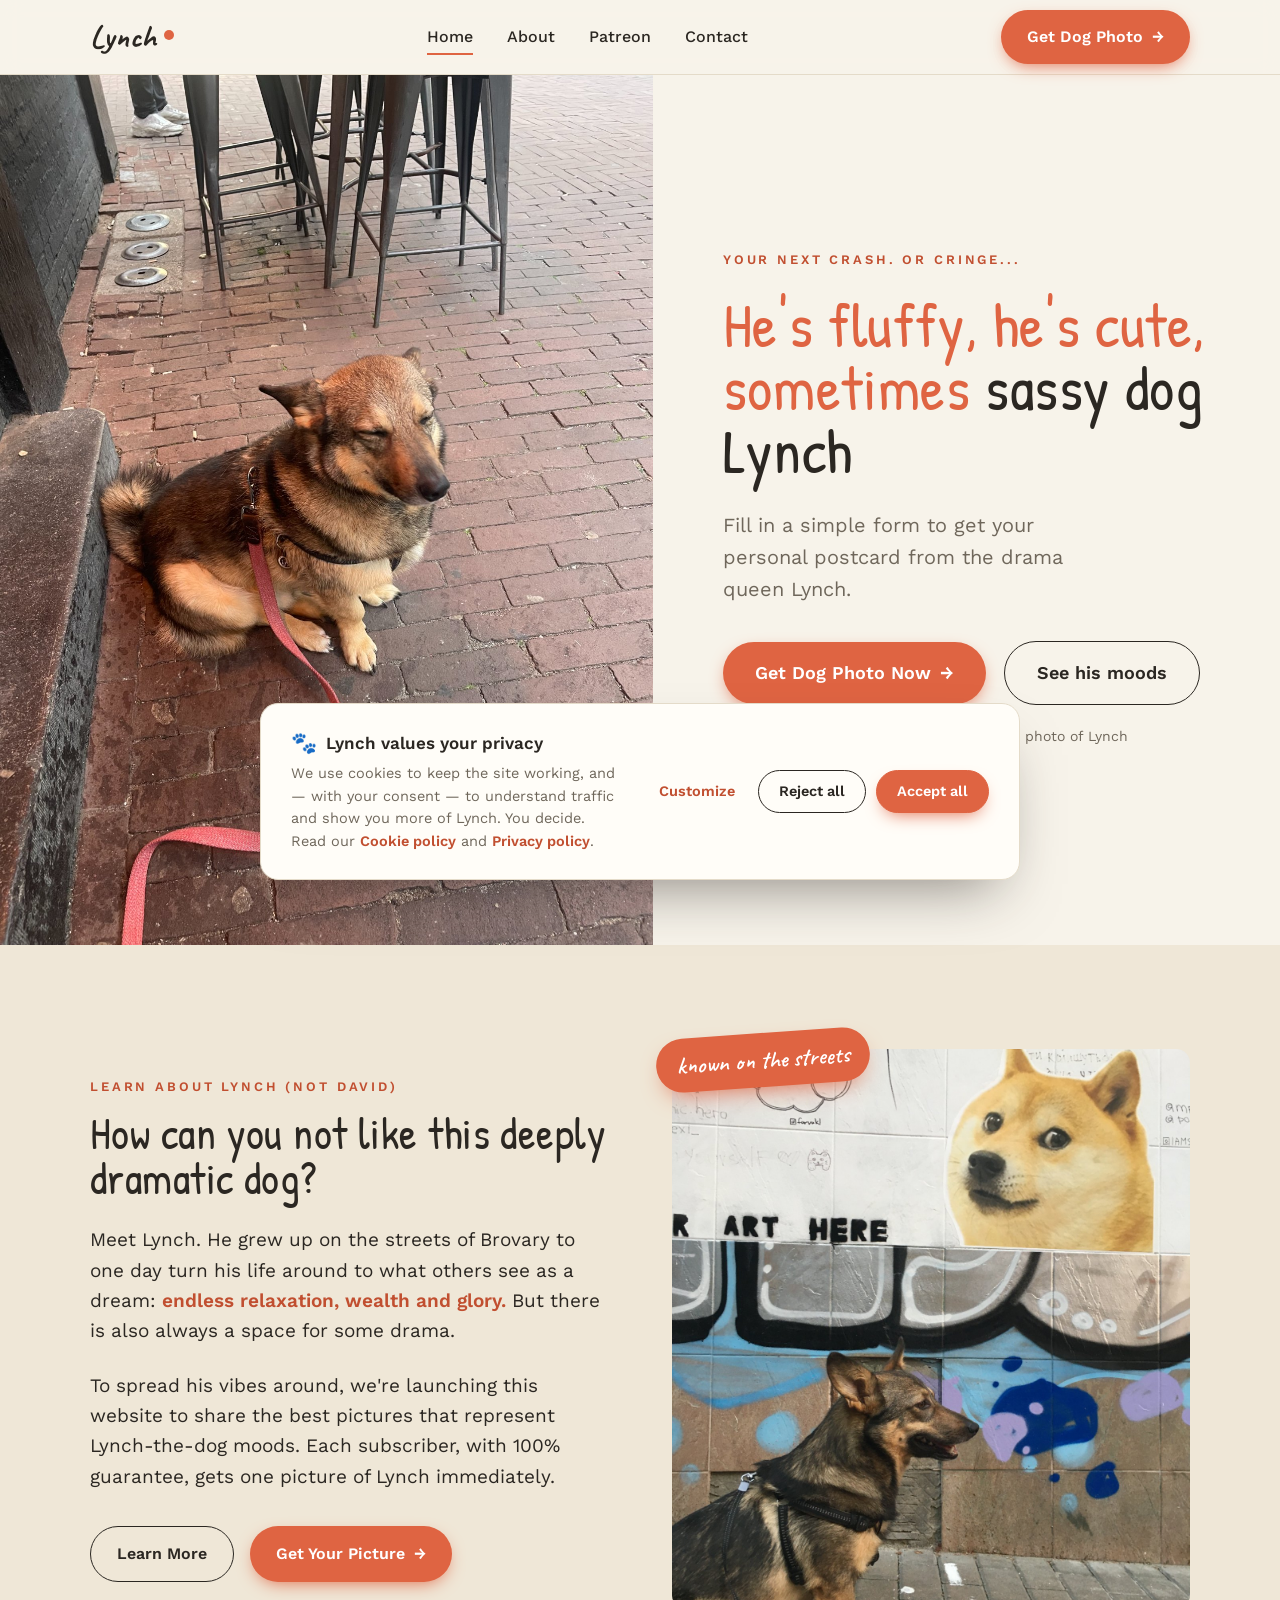
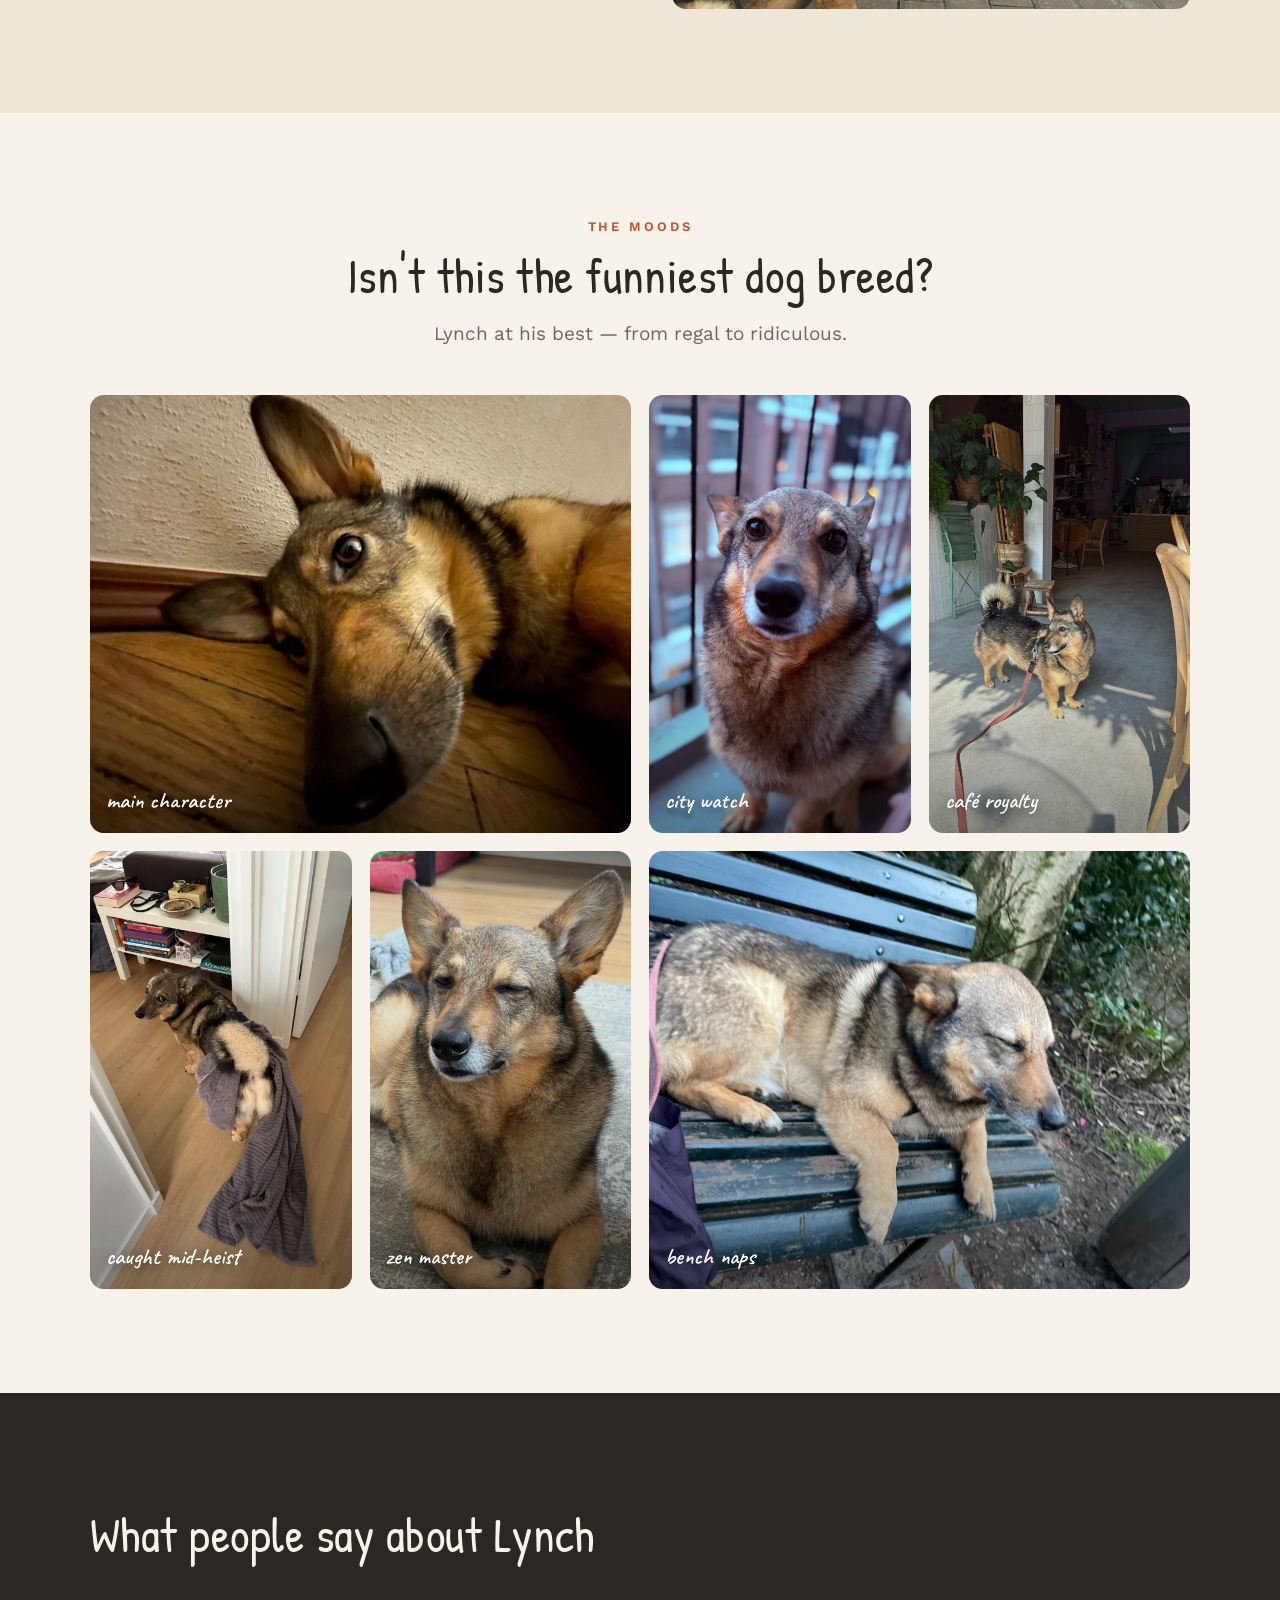
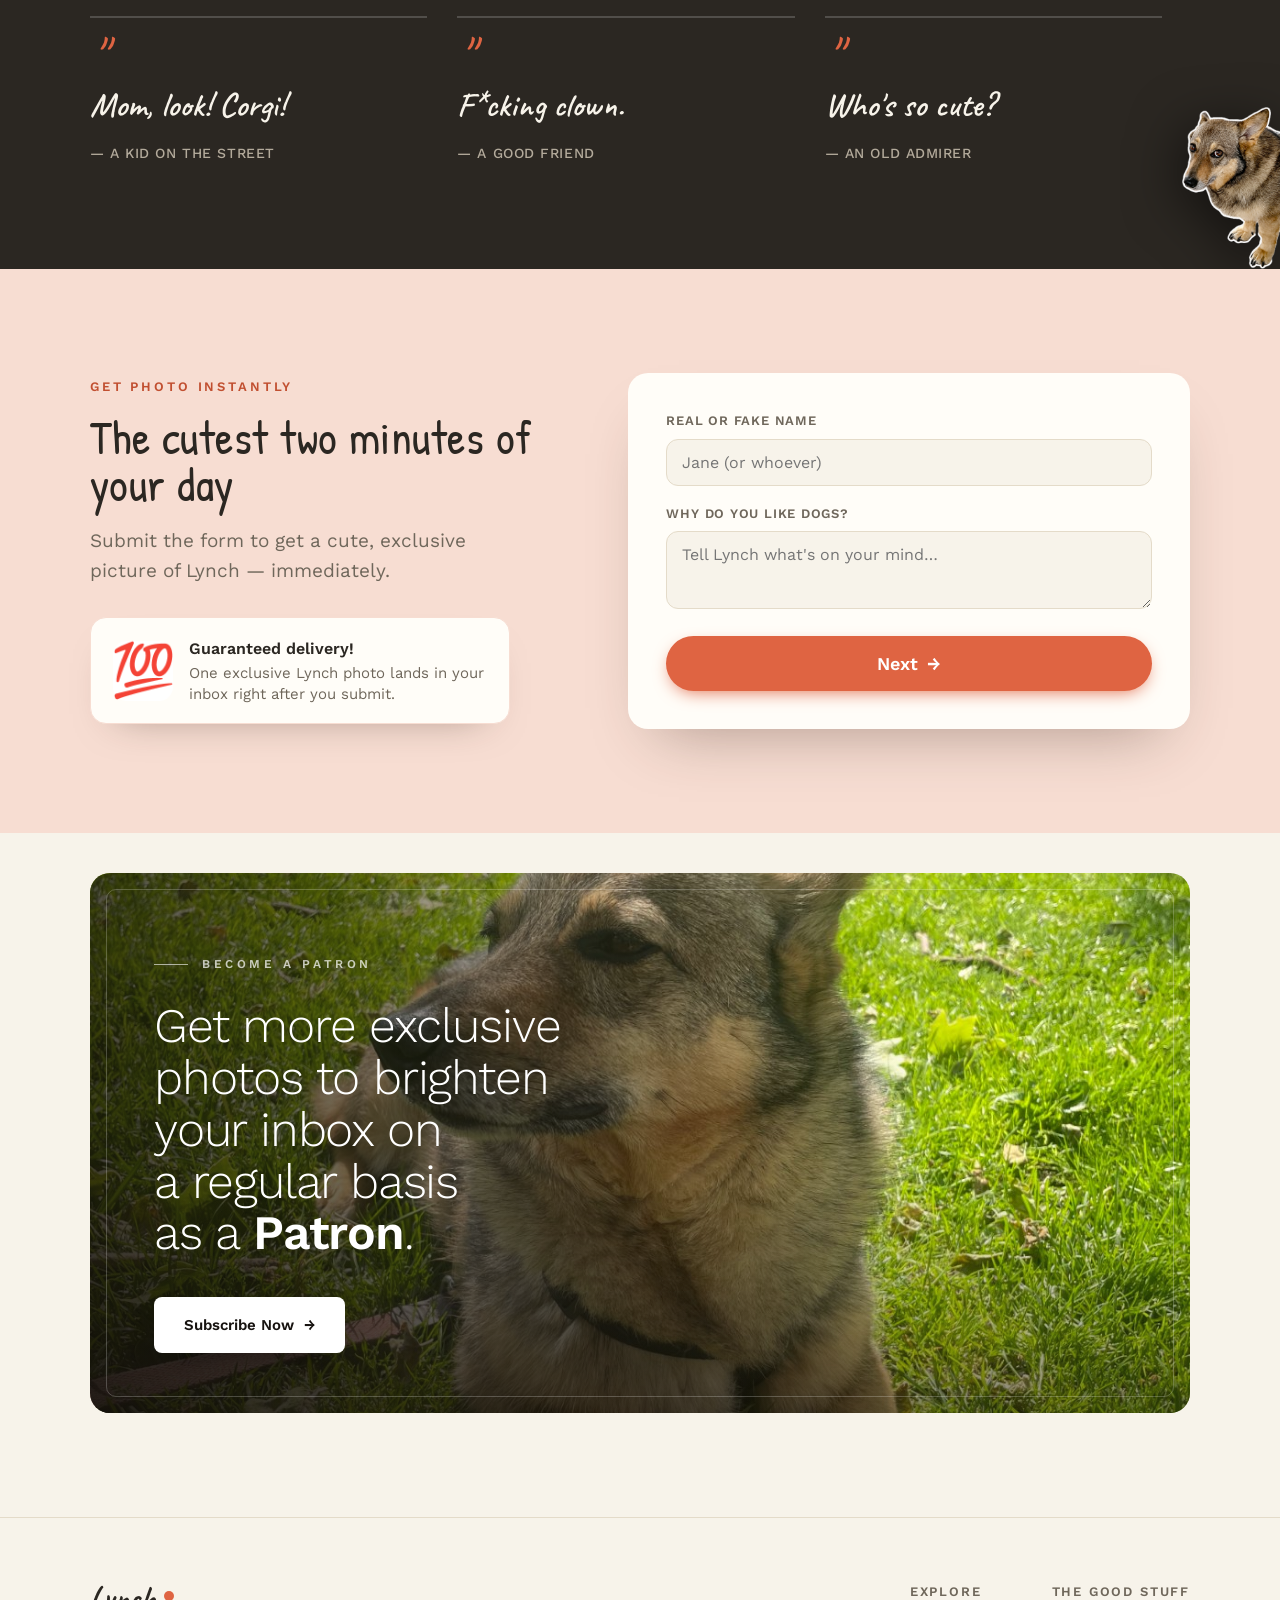
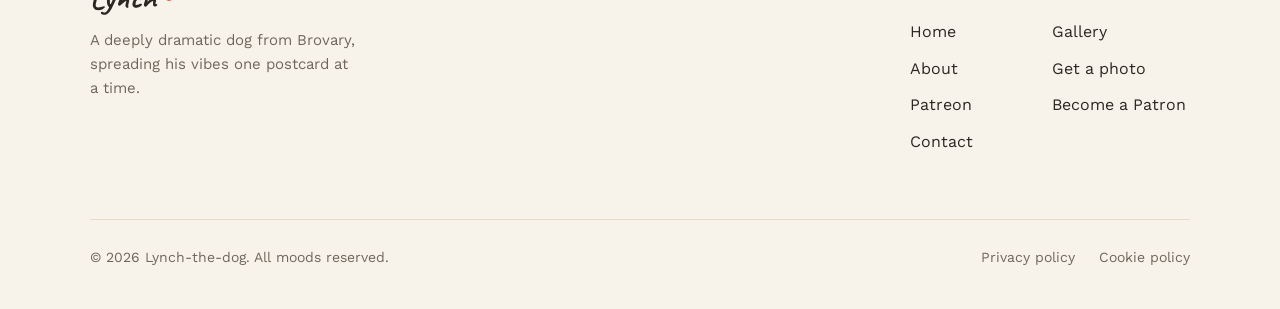
<file: index.html>
<!DOCTYPE html>
<html lang="en">
<head>
<meta charset="UTF-8" />
<meta name="viewport" content="width=device-width, initial-scale=1.0" />
<!-- Google Consent Mode v2 — default-deny until the user chooses via the cookie banner. -->
<script>
  window.dataLayer = window.dataLayer || [];
  function gtag(){ dataLayer.push(arguments); }
  gtag('consent', 'default', {
    ad_storage: 'denied',
    ad_user_data: 'denied',
    ad_personalization: 'denied',
    analytics_storage: 'denied',
    functionality_storage: 'granted',
    security_storage: 'granted',
    wait_for_update: 500
  });
</script>
<!-- TODO(marketing): paste GTM container snippet below once provisioned. It will inherit the default-denied state set above; user choices flow through js/consent.js → gtag('consent','update',...). -->
<!--
<script>(function(w,d,s,l,i){w[l]=w[l]||[];w[l].push({'gtm.start':new Date().getTime(),event:'gtm.js'});var f=d.getElementsByTagName(s)[0],j=d.createElement(s),dl=l!='dataLayer'?'&l='+l:'';j.async=true;j.src='https://www.googletagmanager.com/gtm.js?id='+i+dl;f.parentNode.insertBefore(j,f);})(window,document,'script','dataLayer','GTM-XXXXXXX');</script>
-->
<title>Lynch — the deeply dramatic dog</title>
<meta name="description" content="Meet Lynch — fluffy, cute, sometimes sassy. Get your personal postcard from the drama queen." />
<link rel="preconnect" href="https://fonts.googleapis.com" />
<link rel="preconnect" href="https://fonts.gstatic.com" crossorigin />
<link href="https://fonts.googleapis.com/css2?family=Caveat:wght@500;600;700&family=Patrick+Hand&family=Work+Sans:ital,wght@0,300;0,400;0,500;0,600;0,700;1,400&display=swap" rel="stylesheet" />
<link rel="stylesheet" href="css/styles.css" />
</head>
<body>

<header>
  <div class="wrap nav">
    <a href="index.html" class="logo">Lynch<span class="dot"></span></a>
    <nav class="nav-links" aria-label="Primary">
      <a href="index.html" aria-current="page">Home</a>
      <a href="about.html">About</a>
      <a href="patreon.html">Patreon</a>
      <a href="contact.html">Contact</a>
    </nav>
    <div class="nav-cta">
      <a href="contact.html" class="btn btn-primary">Get Dog Photo<span class="arr">→</span></a>
    </div>
  </div>
</header>

<section class="hero" style="padding:0;">
  <div class="hero-photo">
    <img src="images/dog-photos/lynch-bricks.jpg" alt="Lynch sitting on a brick patio, looking unbothered" />
  </div>
  <div class="hero-copy">
    <div class="eyebrow">YOUR NEXT CRASH. OR CRINGE...</div>
    <h1 class="display" style="color:#df6442;">He's fluffy, he's cute, sometimes <span class="em" style="color:#2b2722;">sassy</span><span style="color:#2b2722;"> dog Lynch</span></h1>
    <p class="sub">Fill in a simple form to get your personal postcard from the drama queen Lynch.</p>
    <div class="hero-actions">
      <a href="contact.html" class="btn btn-primary btn-lg">Get Dog Photo Now<span class="arr">→</span></a>
      <a href="#gallery" class="btn btn-ghost btn-lg">See his moods</a>
    </div>
    <div class="tiny"><b>100% guarantee</b> — every subscriber gets a photo of Lynch immediately.</div>
  </div>
</section>

<section class="intro" id="intro">
  <div class="wrap intro-grid">
    <div>
      <div class="eyebrow">LEARN ABOUT LYNCH (NOT DAVID)</div>
      <h2 class="display" style="margin-top:14px;">How can you not like this deeply dramatic dog?</h2>
      <p class="lead">Meet Lynch. He grew up on the streets of Brovary to one day turn his life around to what others see as a dream: <span class="accent">endless relaxation, wealth and glory.</span> But there is also always a space for some drama.</p>
      <p class="lead">To spread his vibes around, we're launching this website to share the best pictures that represent Lynch-the-dog moods. Each subscriber, with 100% guarantee, gets one picture of Lynch immediately.</p>
      <div class="intro-actions">
        <a href="about.html" class="btn btn-ghost">Learn More</a>
        <a href="contact.html" class="btn btn-primary">Get Your Picture<span class="arr">→</span></a>
      </div>
    </div>
    <div class="intro-photo">
      <div class="tag">known on the streets</div>
      <img src="images/dog-photos/lynch-doge.jpg" alt="Lynch posing beside Doge street art" />
    </div>
  </div>
</section>

<section class="gallery" id="gallery">
  <div class="wrap">
    <div class="sec-head center">
      <div class="eyebrow">The moods</div>
      <h2 class="display">Isn't this the funniest dog breed?</h2>
      <p>Lynch at his best — from regal to ridiculous.</p>
    </div>
    <div class="mosaic">
      <div class="tile m-wide">
        <img src="images/dog-photos/lynch-hero.jpg" alt="Close-up of Lynch looking dramatic" style="object-position:50% 42%;" />
        <span class="cap">main character</span>
      </div>
      <div class="tile m-tall">
        <img src="images/dog-photos/lynch-balcony.jpg" alt="Lynch staring intently on a city balcony" style="object-position:50% 32%;" />
        <span class="cap">city watch</span>
      </div>
      <div class="tile m-tall">
        <img src="images/dog-photos/lynch-cafe.jpg" alt="Lynch standing in a café" style="object-position:50% 38%;" />
        <span class="cap">café royalty</span>
      </div>
      <div class="tile m-tall">
        <img src="images/dog-photos/lynch-towel.jpg" alt="Lynch making off with a towel" style="object-position:42% 45%;" />
        <span class="cap">caught mid-heist</span>
      </div>
      <div class="tile m-tall">
        <img src="images/dog-photos/lynch-zen.jpg" alt="Lynch with eyes closed, perfectly content" style="object-position:50% 40%;" />
        <span class="cap">zen master</span>
      </div>
      <div class="tile m-wide">
        <img src="images/dog-photos/lynch-bench.jpg" alt="Lynch napping on a park bench" style="object-position:50% 46%;" />
        <span class="cap">bench naps</span>
      </div>
    </div>
  </div>
</section>

<section class="testi">
  <img class="testi-sticker" src="images/dog-photos/lynch-peek.png" alt="Lynch peeking in from the edge" />
  <div class="wrap" style="padding:0 68px 0 40px;">
    <div class="sec-head">
      <h2 class="display">What people say about Lynch</h2>
    </div>
    <div class="quotes">
      <div class="quote">
        <span class="mark">"</span>
        <p class="text">Mom, look! Corgi!</p>
        <div class="who">— a kid on the street</div>
      </div>
      <div class="quote">
        <span class="mark">"</span>
        <p class="text">F*cking clown.</p>
        <div class="who">— a good friend</div>
      </div>
      <div class="quote">
        <span class="mark">"</span>
        <p class="text">Who's so cute?</p>
        <div class="who">— an old admirer</div>
      </div>
    </div>
  </div>
</section>

<section class="signup" id="signup">
  <div class="wrap signup-grid">
    <div>
      <div class="eyebrow">GET PHOTO INSTANTLY</div>
      <h3 class="display">The cutest two minutes of your day</h3>
      <p class="sub">Submit the form to get a cute, exclusive picture of Lynch — immediately.</p>
      <div class="guarantee">
        <span class="pill">💯</span>
        <span class="g-text"><b>Guaranteed delivery!</b><span>One exclusive Lynch photo lands in your inbox right after you submit.</span></span>
      </div>
    </div>
    <form class="form-card" data-multi-step novalidate>
      <div class="form-step" data-step="1">
        <div class="field">
          <label for="name">Real or fake name</label>
          <input id="name" name="name" type="text" placeholder="Jane (or whoever)" minlength="4" required />
          <p class="field-error" data-error="name" hidden>Name should be at least 4 characters.</p>
        </div>
        <div class="field">
          <label for="why">Why do you like dogs?</label>
          <textarea id="why" name="why" placeholder="Tell Lynch what's on your mind…" minlength="100" required></textarea>
          <p class="field-error" data-error="why" hidden>Tell Lynch a bit more — at least 100 characters.</p>
        </div>
        <button type="button" class="btn btn-primary btn-lg" data-next>Next<span class="arr">→</span></button>
      </div>

      <div class="form-step" data-step="2" hidden>
        <div class="field">
          <span class="field-label">Do you like scamorza?</span>
          <div class="radio-row">
            <label class="radio-pill"><input type="radio" name="scamorza" value="yes" required /><span>Yes</span></label>
            <label class="radio-pill"><input type="radio" name="scamorza" value="no" /><span>No</span></label>
            <label class="radio-pill"><input type="radio" name="scamorza" value="maybe" /><span>Maybe</span></label>
          </div>
        </div>
        <div class="field">
          <span class="field-label">Is it your first time here?</span>
          <div class="radio-row">
            <label class="radio-pill"><input type="radio" name="first_time" value="yes" required /><span>Yes</span></label>
            <label class="radio-pill"><input type="radio" name="first_time" value="no" /><span>No</span></label>
            <label class="radio-pill"><input type="radio" name="first_time" value="maybe" /><span>Maybe</span></label>
          </div>
        </div>
        <div class="field">
          <label for="lynch_thoughts">What do you think about Lynch?</label>
          <input id="lynch_thoughts" name="lynch_thoughts" type="text" placeholder="In one breath…" required />
        </div>
        <p class="legal-line">By sending this message, you agree it will be handled in line with our <a href="privacy.html">Privacy Policy</a>.</p>
        <div class="step-actions">
          <button type="button" class="btn btn-ghost" data-prev>Back</button>
          <button type="submit" class="btn btn-primary btn-lg">Submit<span class="arr">→</span></button>
        </div>
      </div>

      <div class="form-fail" data-form-fail hidden>
        <p class="fail-copy">Whoopsie, looks like you already got your photo of Lynch! If you want more, consider subscribing on Patreon for regular photos and life updates from Lynch.</p>
        <a href="https://www.patreon.com/cw/Lynch_the_dog" target="_blank" rel="noopener" class="btn btn-primary btn-lg">Subscribe<span class="arr">→</span></a>
      </div>
    </form>
  </div>
</section>

<section id="patreon" style="padding-top:0;">
  <div class="wrap" style="padding:40px 40px 0;">
    <div class="patreon-band">
      <img class="patreon-bg" src="images/dog-photos/lynch-patron.jpg" alt="Lynch relaxing on the grass by the canal" />
      <div class="patreon-body">
        <div class="patreon-label">Become a Patron</div>
        <h3>Get more exclusive photos to brighten your inbox on a regular basis as a <b>Patron</b>.</h3>
        <a href="https://www.patreon.com/cw/Lynch_the_dog" class="btn-patron" target="_blank" rel="noopener">Subscribe Now<span class="arr">→</span></a>
      </div>
    </div>
  </div>
</section>

<footer>
  <div class="wrap">
    <div class="foot-top">
      <div>
        <a href="index.html" class="logo">Lynch<span class="dot"></span></a>
        <p class="foot-blurb">A deeply dramatic dog from Brovary, spreading his vibes one postcard at a time.</p>
      </div>
      <div class="foot-cols">
        <div class="foot-col">
          <h5>Explore</h5>
          <a href="index.html">Home</a>
          <a href="about.html">About</a>
          <a href="patreon.html">Patreon</a>
          <a href="contact.html">Contact</a>
        </div>
        <div class="foot-col">
          <h5>The good stuff</h5>
          <a href="#gallery">Gallery</a>
          <a href="contact.html">Get a photo</a>
          <a href="patreon.html">Become a Patron</a>
        </div>
      </div>
    </div>
    <div class="foot-bottom">
      <span>© 2026 Lynch-the-dog. All moods reserved.</span>
      <div class="legal">
        <a href="privacy.html">Privacy policy</a>
        <a href="#" data-cookie-settings>Cookie policy</a>
      </div>
    </div>
  </div>
</footer>

<div class="cookie-wrap hidden" id="cookieWrap" role="dialog" aria-live="polite" aria-label="Cookie consent">
  <div class="cookie" id="cookieCard">
    <div class="ck-text">
      <h4><span class="paw">🐾</span> Lynch values your privacy</h4>
      <p>We use cookies to keep the site working, and — with your consent — to understand traffic and show you more of Lynch. You decide. Read our <a href="privacy.html">Cookie policy</a> and <a href="privacy.html">Privacy policy</a>.</p>
    </div>
    <div class="ck-actions">
      <button class="ck-btn ghost" id="ckCustomize">Customize</button>
      <button class="ck-btn" id="ckReject">Reject all</button>
      <button class="ck-btn accept" id="ckAccept">Accept all</button>
    </div>
    <div class="ck-prefs" id="ckPrefs">
      <div class="ck-row">
        <div class="info">
          <h5>Strictly necessary</h5>
          <p>Required for the site to function — page navigation and remembering your privacy choice. Always on.</p>
        </div>
        <button class="ck-toggle" role="switch" aria-checked="true" disabled aria-label="Strictly necessary cookies, always on"></button>
      </div>
      <div class="ck-row">
        <div class="info">
          <h5>Analytics</h5>
          <p>Anonymous stats so we know which of Lynch's moods you love most. Off until you allow it.</p>
        </div>
        <button class="ck-toggle" role="switch" aria-checked="false" data-cat="analytics" aria-label="Analytics cookies"></button>
      </div>
      <div class="ck-row">
        <div class="info">
          <h5>Marketing</h5>
          <p>Lets us measure campaigns and show Lynch across other sites. Off until you allow it.</p>
        </div>
        <button class="ck-toggle" role="switch" aria-checked="false" data-cat="marketing" aria-label="Marketing cookies"></button>
      </div>
      <div class="ck-prefs-foot">
        <button class="ck-btn" id="ckSave">Save my choices</button>
      </div>
    </div>
  </div>
</div>

<div class="photo-modal" id="photoModal" hidden role="dialog" aria-modal="true" aria-label="Your photo of Lynch">
  <canvas class="confetti" id="confettiCanvas" aria-hidden="true"></canvas>
  <button type="button" class="photo-modal-close" data-photo-close aria-label="Close">×</button>
  <img class="photo-modal-img" id="photoModalImg" alt="A photo of Lynch" />
  <div class="photo-confirm" data-photo-confirm hidden role="alertdialog" aria-label="Confirm close">
    <div class="photo-confirm-box">
      <p>Are you sure? You will lost your access to this photo</p>
      <div class="photo-confirm-actions">
        <button type="button" class="btn btn-ghost" data-confirm-no>No</button>
        <button type="button" class="btn btn-primary" data-confirm-yes>Yes</button>
      </div>
    </div>
  </div>
</div>

<script src="js/consent.js" defer></script>
<script src="js/confetti.js" defer></script>
<script src="js/form-steps.js" defer></script>
</body>
</html>
</file>
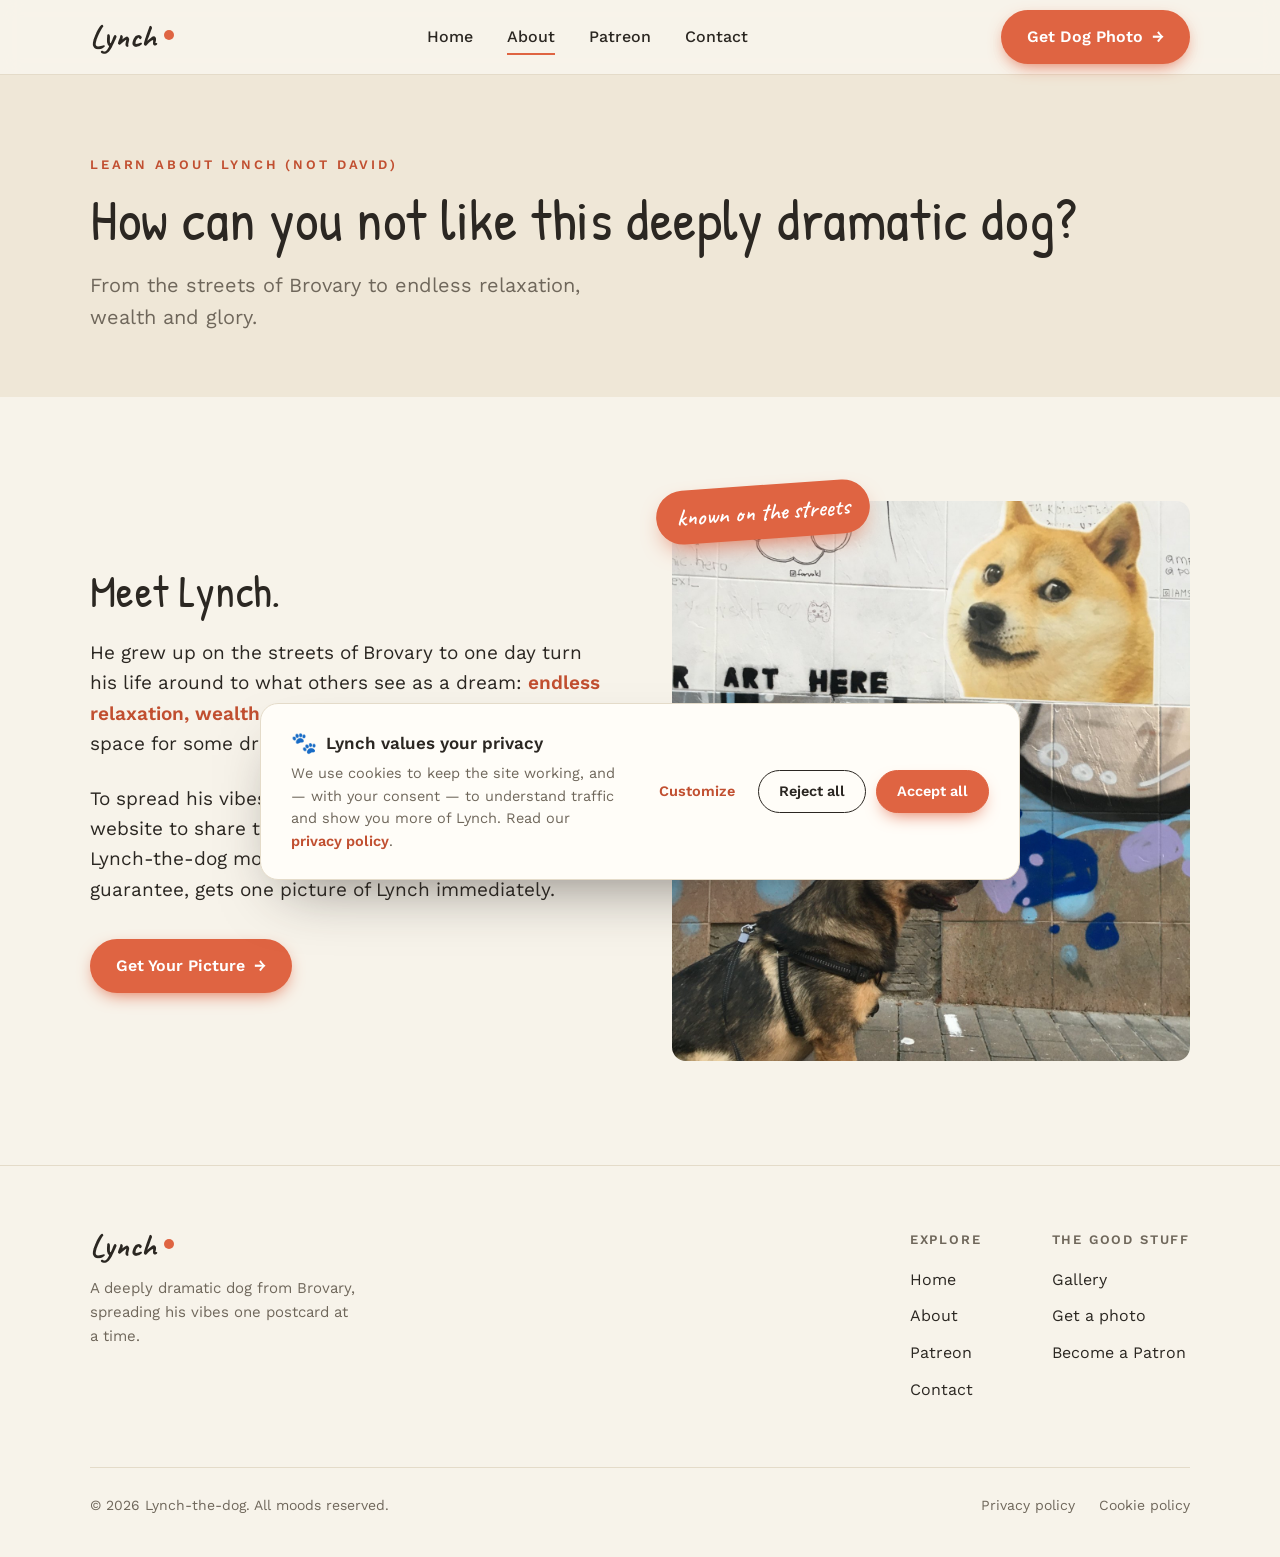
<file: about.html>
<!DOCTYPE html>
<html lang="en">
<head>
<meta charset="UTF-8" />
<meta name="viewport" content="width=device-width, initial-scale=1.0" />
<!-- Google Consent Mode v2 — default-deny until the user chooses via the cookie banner. -->
<script>
  window.dataLayer = window.dataLayer || [];
  function gtag(){ dataLayer.push(arguments); }
  gtag('consent', 'default', {
    ad_storage: 'denied',
    ad_user_data: 'denied',
    ad_personalization: 'denied',
    analytics_storage: 'denied',
    functionality_storage: 'granted',
    security_storage: 'granted',
    wait_for_update: 500
  });
</script>
<!-- TODO(marketing): paste GTM container snippet below once provisioned. It will inherit the default-denied state set above; user choices flow through js/consent.js → gtag('consent','update',...). -->
<!--
<script>(function(w,d,s,l,i){w[l]=w[l]||[];w[l].push({'gtm.start':new Date().getTime(),event:'gtm.js'});var f=d.getElementsByTagName(s)[0],j=d.createElement(s),dl=l!='dataLayer'?'&l='+l:'';j.async=true;j.src='https://www.googletagmanager.com/gtm.js?id='+i+dl;f.parentNode.insertBefore(j,f);})(window,document,'script','dataLayer','GTM-XXXXXXX');</script>
-->
<title>About Lynch — the deeply dramatic dog</title>
<meta name="description" content="Meet Lynch — from the streets of Brovary to endless relaxation, wealth and glory." />
<link rel="preconnect" href="https://fonts.googleapis.com" />
<link rel="preconnect" href="https://fonts.gstatic.com" crossorigin />
<link href="https://fonts.googleapis.com/css2?family=Caveat:wght@500;600;700&family=Patrick+Hand&family=Work+Sans:ital,wght@0,300;0,400;0,500;0,600;0,700;1,400&display=swap" rel="stylesheet" />
<link rel="stylesheet" href="css/styles.css" />
</head>
<body>

<header>
  <div class="wrap nav">
    <a href="index.html" class="logo">Lynch<span class="dot"></span></a>
    <nav class="nav-links" aria-label="Primary">
      <a href="index.html">Home</a>
      <a href="about.html" aria-current="page">About</a>
      <a href="patreon.html">Patreon</a>
      <a href="contact.html">Contact</a>
    </nav>
    <div class="nav-cta">
      <a href="contact.html" class="btn btn-primary">Get Dog Photo<span class="arr">→</span></a>
    </div>
  </div>
</header>

<main>
  <section class="page-hero" style="background:var(--paper-2);">
    <div class="wrap">
      <div class="eyebrow">LEARN ABOUT LYNCH (NOT DAVID)</div>
      <h1 class="display page-hero-h1">How can you not like this deeply dramatic dog?</h1>
      <p class="sub">From the streets of Brovary to endless relaxation, wealth and glory.</p>
    </div>
  </section>

  <section class="intro" style="background:var(--paper);">
    <div class="wrap intro-grid">
      <div>
        <h2 class="display">Meet Lynch.</h2>
        <p class="lead">He grew up on the streets of Brovary to one day turn his life around to what others see as a dream: <span class="accent">endless relaxation, wealth and glory.</span> But there is also always a space for some drama.</p>
        <p class="lead">To spread his vibes around, we're launching this website to share the best pictures that represent Lynch-the-dog moods. Each subscriber, with 100% guarantee, gets one picture of Lynch immediately.</p>
        <div class="intro-actions">
          <a href="contact.html" class="btn btn-primary">Get Your Picture<span class="arr">→</span></a>
        </div>
      </div>
      <div class="intro-photo">
        <div class="tag">known on the streets</div>
        <img src="images/dog-photos/lynch-doge.jpg" alt="Lynch posing beside Doge street art" />
      </div>
    </div>
  </section>
</main>

<footer>
  <div class="wrap">
    <div class="foot-top">
      <div>
        <a href="index.html" class="logo">Lynch<span class="dot"></span></a>
        <p class="foot-blurb">A deeply dramatic dog from Brovary, spreading his vibes one postcard at a time.</p>
      </div>
      <div class="foot-cols">
        <div class="foot-col">
          <h5>Explore</h5>
          <a href="index.html">Home</a>
          <a href="about.html">About</a>
          <a href="patreon.html">Patreon</a>
          <a href="contact.html">Contact</a>
        </div>
        <div class="foot-col">
          <h5>The good stuff</h5>
          <a href="index.html#gallery">Gallery</a>
          <a href="contact.html">Get a photo</a>
          <a href="patreon.html">Become a Patron</a>
        </div>
      </div>
    </div>
    <div class="foot-bottom">
      <span>© 2026 Lynch-the-dog. All moods reserved.</span>
      <div class="legal">
        <a href="privacy.html">Privacy policy</a>
        <a href="#" data-cookie-settings>Cookie policy</a>
      </div>
    </div>
  </div>
</footer>

<div class="cookie-wrap hidden" id="cookieWrap" role="dialog" aria-live="polite" aria-label="Cookie consent">
  <div class="cookie" id="cookieCard">
    <div class="ck-text">
      <h4><span class="paw">🐾</span> Lynch values your privacy</h4>
      <p>We use cookies to keep the site working, and — with your consent — to understand traffic and show you more of Lynch. Read our <a href="privacy.html">privacy policy</a>.</p>
    </div>
    <div class="ck-actions">
      <button class="ck-btn ghost" id="ckCustomize">Customize</button>
      <button class="ck-btn" id="ckReject">Reject all</button>
      <button class="ck-btn accept" id="ckAccept">Accept all</button>
    </div>
    <div class="ck-prefs" id="ckPrefs">
      <div class="ck-row">
        <div class="info"><h5>Strictly necessary</h5><p>Required for the site to function. Always on.</p></div>
        <button class="ck-toggle" role="switch" aria-checked="true" disabled aria-label="Strictly necessary cookies, always on"></button>
      </div>
      <div class="ck-row">
        <div class="info"><h5>Analytics</h5><p>Anonymous stats. Off until you allow it.</p></div>
        <button class="ck-toggle" role="switch" aria-checked="false" data-cat="analytics" aria-label="Analytics cookies"></button>
      </div>
      <div class="ck-row">
        <div class="info"><h5>Marketing</h5><p>Lets us show Lynch across other sites. Off until you allow it.</p></div>
        <button class="ck-toggle" role="switch" aria-checked="false" data-cat="marketing" aria-label="Marketing cookies"></button>
      </div>
      <div class="ck-prefs-foot">
        <button class="ck-btn" id="ckSave">Save my choices</button>
      </div>
    </div>
  </div>
</div>

<script src="js/consent.js" defer></script>
</body>
</html>
</file>
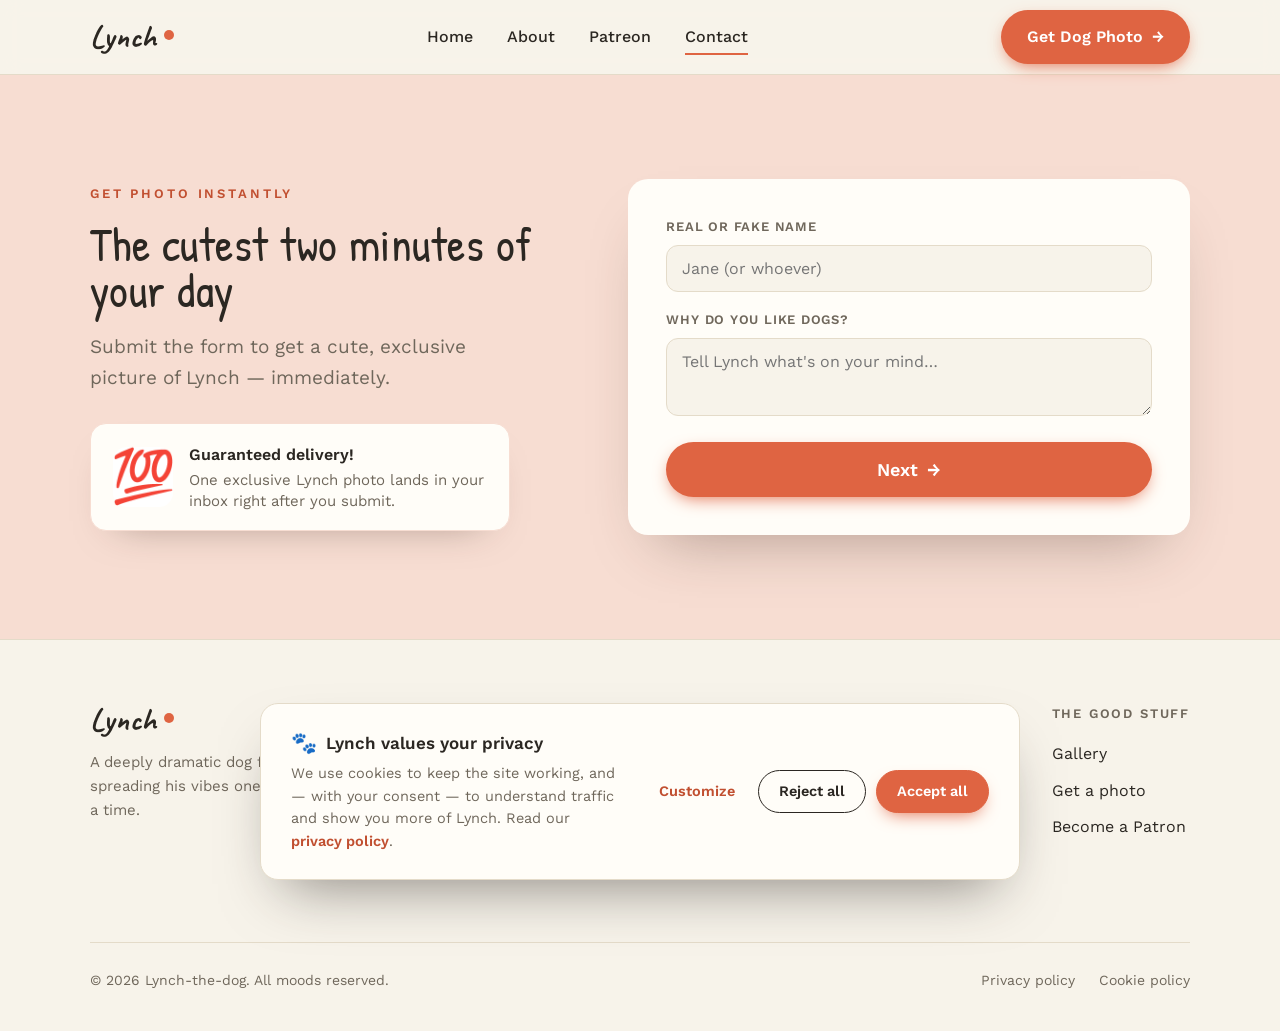
<file: contact.html>
<!DOCTYPE html>
<html lang="en">
<head>
<meta charset="UTF-8" />
<meta name="viewport" content="width=device-width, initial-scale=1.0" />
<!-- Google Consent Mode v2 — default-deny until the user chooses via the cookie banner. -->
<script>
  window.dataLayer = window.dataLayer || [];
  function gtag(){ dataLayer.push(arguments); }
  gtag('consent', 'default', {
    ad_storage: 'denied',
    ad_user_data: 'denied',
    ad_personalization: 'denied',
    analytics_storage: 'denied',
    functionality_storage: 'granted',
    security_storage: 'granted',
    wait_for_update: 500
  });
</script>
<!-- TODO(marketing): paste GTM container snippet below once provisioned. It will inherit the default-denied state set above; user choices flow through js/consent.js → gtag('consent','update',...). -->
<!--
<script>(function(w,d,s,l,i){w[l]=w[l]||[];w[l].push({'gtm.start':new Date().getTime(),event:'gtm.js'});var f=d.getElementsByTagName(s)[0],j=d.createElement(s),dl=l!='dataLayer'?'&l='+l:'';j.async=true;j.src='https://www.googletagmanager.com/gtm.js?id='+i+dl;f.parentNode.insertBefore(j,f);})(window,document,'script','dataLayer','GTM-XXXXXXX');</script>
-->
<title>Get a photo — Lynch</title>
<meta name="description" content="Fill in a simple form to get your personal postcard from the drama queen Lynch." />
<link rel="preconnect" href="https://fonts.googleapis.com" />
<link rel="preconnect" href="https://fonts.gstatic.com" crossorigin />
<link href="https://fonts.googleapis.com/css2?family=Caveat:wght@500;600;700&family=Patrick+Hand&family=Work+Sans:ital,wght@0,300;0,400;0,500;0,600;0,700;1,400&display=swap" rel="stylesheet" />
<link rel="stylesheet" href="css/styles.css" />
</head>
<body>

<header>
  <div class="wrap nav">
    <a href="index.html" class="logo">Lynch<span class="dot"></span></a>
    <nav class="nav-links" aria-label="Primary">
      <a href="index.html">Home</a>
      <a href="about.html">About</a>
      <a href="patreon.html">Patreon</a>
      <a href="contact.html" aria-current="page">Contact</a>
    </nav>
    <div class="nav-cta">
      <a href="contact.html" class="btn btn-primary">Get Dog Photo<span class="arr">→</span></a>
    </div>
  </div>
</header>

<section class="signup" style="padding-top:104px;">
  <div class="wrap signup-grid">
    <div>
      <div class="eyebrow">GET PHOTO INSTANTLY</div>
      <h1 class="display" style="font-size:46px;">The cutest two minutes of your day</h1>
      <p class="sub">Submit the form to get a cute, exclusive picture of Lynch — immediately.</p>
      <div class="guarantee">
        <span class="pill">💯</span>
        <span class="g-text"><b>Guaranteed delivery!</b><span>One exclusive Lynch photo lands in your inbox right after you submit.</span></span>
      </div>
    </div>
    <form class="form-card" data-multi-step novalidate>
      <div class="form-step" data-step="1">
        <div class="field">
          <label for="name">Real or fake name</label>
          <input id="name" name="name" type="text" placeholder="Jane (or whoever)" minlength="4" required />
          <p class="field-error" data-error="name" hidden>Name should be at least 4 characters.</p>
        </div>
        <div class="field">
          <label for="why">Why do you like dogs?</label>
          <textarea id="why" name="why" placeholder="Tell Lynch what's on your mind…" minlength="100" required></textarea>
          <p class="field-error" data-error="why" hidden>Tell Lynch a bit more — at least 100 characters.</p>
        </div>
        <button type="button" class="btn btn-primary btn-lg" data-next>Next<span class="arr">→</span></button>
      </div>

      <div class="form-step" data-step="2" hidden>
        <div class="field">
          <span class="field-label">Do you like scamorza?</span>
          <div class="radio-row">
            <label class="radio-pill"><input type="radio" name="scamorza" value="yes" required /><span>Yes</span></label>
            <label class="radio-pill"><input type="radio" name="scamorza" value="no" /><span>No</span></label>
            <label class="radio-pill"><input type="radio" name="scamorza" value="maybe" /><span>Maybe</span></label>
          </div>
        </div>
        <div class="field">
          <span class="field-label">Is it your first time here?</span>
          <div class="radio-row">
            <label class="radio-pill"><input type="radio" name="first_time" value="yes" required /><span>Yes</span></label>
            <label class="radio-pill"><input type="radio" name="first_time" value="no" /><span>No</span></label>
            <label class="radio-pill"><input type="radio" name="first_time" value="maybe" /><span>Maybe</span></label>
          </div>
        </div>
        <div class="field">
          <label for="lynch_thoughts">What do you think about Lynch?</label>
          <input id="lynch_thoughts" name="lynch_thoughts" type="text" placeholder="In one breath…" required />
        </div>
        <p class="legal-line">By sending this message, you agree it will be handled in line with our <a href="privacy.html">Privacy Policy</a>.</p>
        <div class="step-actions">
          <button type="button" class="btn btn-ghost" data-prev>Back</button>
          <button type="submit" class="btn btn-primary btn-lg">Submit<span class="arr">→</span></button>
        </div>
      </div>

      <div class="form-fail" data-form-fail hidden>
        <p class="fail-copy">Whoopsie, looks like you already got your photo of Lynch! If you want more, consider subscribing on Patreon for regular photos and life updates from Lynch.</p>
        <a href="https://www.patreon.com/cw/Lynch_the_dog" target="_blank" rel="noopener" class="btn btn-primary btn-lg">Subscribe<span class="arr">→</span></a>
      </div>
    </form>
  </div>
</section>

<footer>
  <div class="wrap">
    <div class="foot-top">
      <div>
        <a href="index.html" class="logo">Lynch<span class="dot"></span></a>
        <p class="foot-blurb">A deeply dramatic dog from Brovary, spreading his vibes one postcard at a time.</p>
      </div>
      <div class="foot-cols">
        <div class="foot-col">
          <h5>Explore</h5>
          <a href="index.html">Home</a>
          <a href="about.html">About</a>
          <a href="patreon.html">Patreon</a>
          <a href="contact.html">Contact</a>
        </div>
        <div class="foot-col">
          <h5>The good stuff</h5>
          <a href="index.html#gallery">Gallery</a>
          <a href="contact.html">Get a photo</a>
          <a href="patreon.html">Become a Patron</a>
        </div>
      </div>
    </div>
    <div class="foot-bottom">
      <span>© 2026 Lynch-the-dog. All moods reserved.</span>
      <div class="legal">
        <a href="privacy.html">Privacy policy</a>
        <a href="#" data-cookie-settings>Cookie policy</a>
      </div>
    </div>
  </div>
</footer>

<div class="cookie-wrap hidden" id="cookieWrap" role="dialog" aria-live="polite" aria-label="Cookie consent">
  <div class="cookie" id="cookieCard">
    <div class="ck-text">
      <h4><span class="paw">🐾</span> Lynch values your privacy</h4>
      <p>We use cookies to keep the site working, and — with your consent — to understand traffic and show you more of Lynch. Read our <a href="privacy.html">privacy policy</a>.</p>
    </div>
    <div class="ck-actions">
      <button class="ck-btn ghost" id="ckCustomize">Customize</button>
      <button class="ck-btn" id="ckReject">Reject all</button>
      <button class="ck-btn accept" id="ckAccept">Accept all</button>
    </div>
    <div class="ck-prefs" id="ckPrefs">
      <div class="ck-row">
        <div class="info"><h5>Strictly necessary</h5><p>Required for the site to function. Always on.</p></div>
        <button class="ck-toggle" role="switch" aria-checked="true" disabled aria-label="Strictly necessary cookies, always on"></button>
      </div>
      <div class="ck-row">
        <div class="info"><h5>Analytics</h5><p>Anonymous stats. Off until you allow it.</p></div>
        <button class="ck-toggle" role="switch" aria-checked="false" data-cat="analytics" aria-label="Analytics cookies"></button>
      </div>
      <div class="ck-row">
        <div class="info"><h5>Marketing</h5><p>Lets us show Lynch across other sites. Off until you allow it.</p></div>
        <button class="ck-toggle" role="switch" aria-checked="false" data-cat="marketing" aria-label="Marketing cookies"></button>
      </div>
      <div class="ck-prefs-foot">
        <button class="ck-btn" id="ckSave">Save my choices</button>
      </div>
    </div>
  </div>
</div>

<div class="photo-modal" id="photoModal" hidden role="dialog" aria-modal="true" aria-label="Your photo of Lynch">
  <canvas class="confetti" id="confettiCanvas" aria-hidden="true"></canvas>
  <button type="button" class="photo-modal-close" data-photo-close aria-label="Close">×</button>
  <img class="photo-modal-img" id="photoModalImg" alt="A photo of Lynch" />
  <div class="photo-confirm" data-photo-confirm hidden role="alertdialog" aria-label="Confirm close">
    <div class="photo-confirm-box">
      <p>Are you sure? You will lost your access to this photo</p>
      <div class="photo-confirm-actions">
        <button type="button" class="btn btn-ghost" data-confirm-no>No</button>
        <button type="button" class="btn btn-primary" data-confirm-yes>Yes</button>
      </div>
    </div>
  </div>
</div>

<script src="js/consent.js" defer></script>
<script src="js/confetti.js" defer></script>
<script src="js/form-steps.js" defer></script>
</body>
</html>
</file>
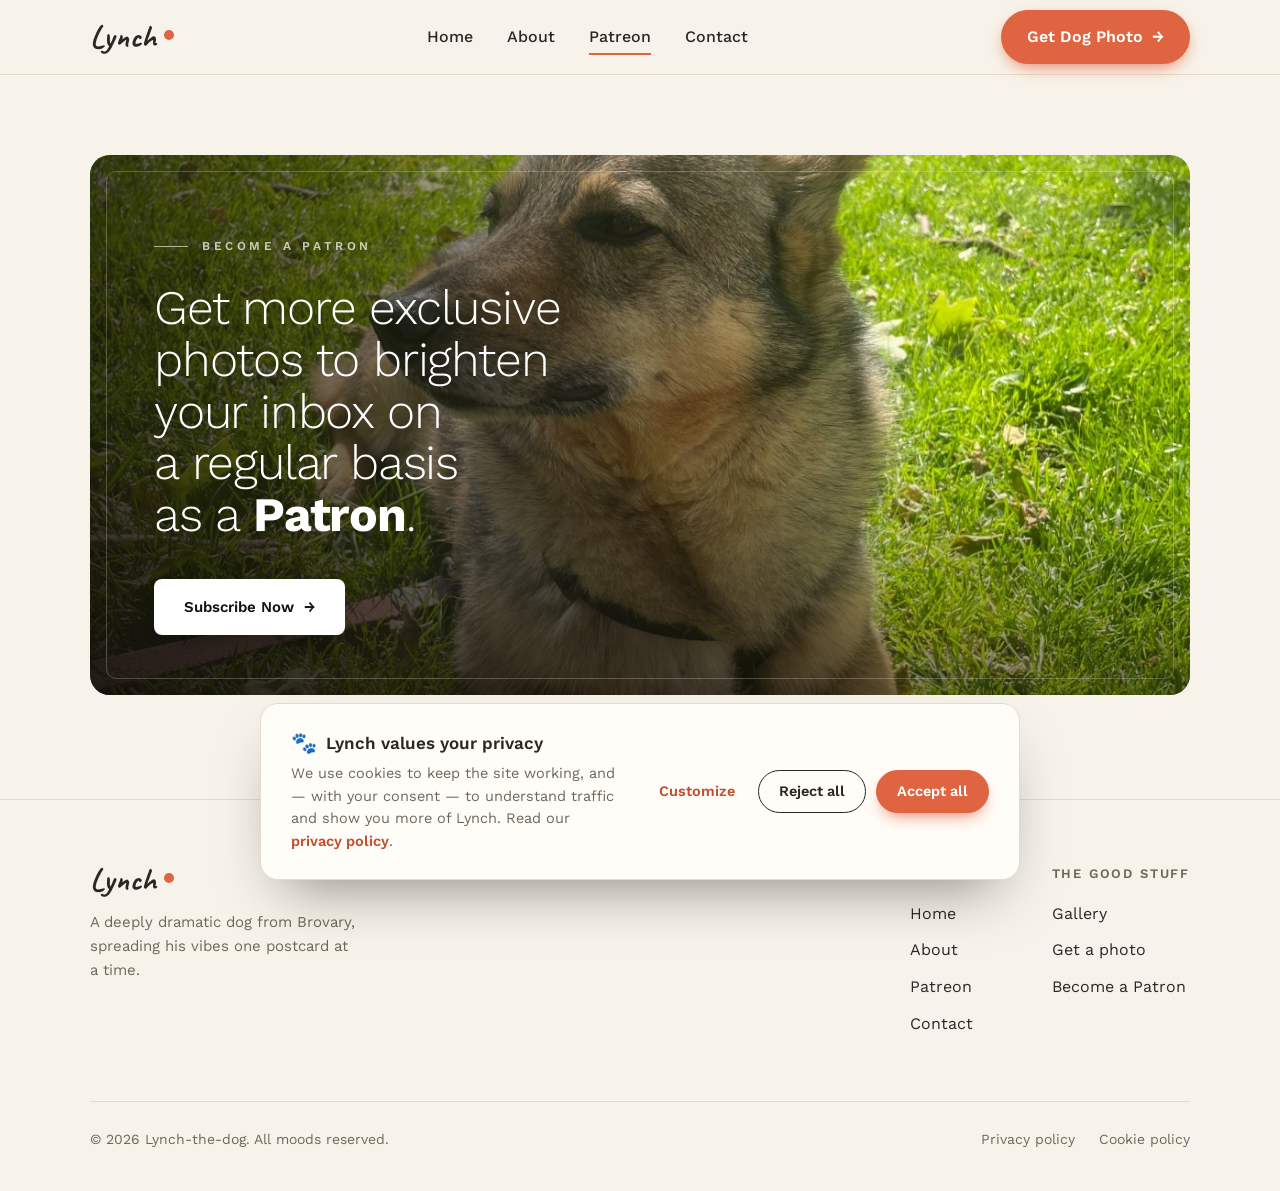
<file: patreon.html>
<!DOCTYPE html>
<html lang="en">
<head>
<meta charset="UTF-8" />
<meta name="viewport" content="width=device-width, initial-scale=1.0" />
<!-- Google Consent Mode v2 — default-deny until the user chooses via the cookie banner. -->
<script>
  window.dataLayer = window.dataLayer || [];
  function gtag(){ dataLayer.push(arguments); }
  gtag('consent', 'default', {
    ad_storage: 'denied',
    ad_user_data: 'denied',
    ad_personalization: 'denied',
    analytics_storage: 'denied',
    functionality_storage: 'granted',
    security_storage: 'granted',
    wait_for_update: 500
  });
</script>
<!-- TODO(marketing): paste GTM container snippet below once provisioned. It will inherit the default-denied state set above; user choices flow through js/consent.js → gtag('consent','update',...). -->
<!--
<script>(function(w,d,s,l,i){w[l]=w[l]||[];w[l].push({'gtm.start':new Date().getTime(),event:'gtm.js'});var f=d.getElementsByTagName(s)[0],j=d.createElement(s),dl=l!='dataLayer'?'&l='+l:'';j.async=true;j.src='https://www.googletagmanager.com/gtm.js?id='+i+dl;f.parentNode.insertBefore(j,f);})(window,document,'script','dataLayer','GTM-XXXXXXX');</script>
-->
<title>Become a Patron — Lynch</title>
<meta name="description" content="Get more exclusive photos of Lynch in your inbox on a regular basis. Become a Patron." />
<link rel="preconnect" href="https://fonts.googleapis.com" />
<link rel="preconnect" href="https://fonts.gstatic.com" crossorigin />
<link href="https://fonts.googleapis.com/css2?family=Caveat:wght@500;600;700&family=Patrick+Hand&family=Work+Sans:ital,wght@0,300;0,400;0,500;0,600;0,700;1,400&display=swap" rel="stylesheet" />
<link rel="stylesheet" href="css/styles.css" />
</head>
<body>

<header>
  <div class="wrap nav">
    <a href="index.html" class="logo">Lynch<span class="dot"></span></a>
    <nav class="nav-links" aria-label="Primary">
      <a href="index.html">Home</a>
      <a href="about.html">About</a>
      <a href="patreon.html" aria-current="page">Patreon</a>
      <a href="contact.html">Contact</a>
    </nav>
    <div class="nav-cta">
      <a href="contact.html" class="btn btn-primary">Get Dog Photo<span class="arr">→</span></a>
    </div>
  </div>
</header>

<section style="padding:0 0 104px;">
  <div class="wrap" style="padding-top:80px;">
    <div class="patreon-band">
      <img class="patreon-bg" src="images/dog-photos/lynch-patron.jpg" alt="Lynch relaxing on the grass by the canal" />
      <div class="patreon-body">
        <div class="patreon-label">Become a Patron</div>
        <h1 class="display" style="font-family:var(--body);font-weight:300;color:#fff;font-size:48px;line-height:1.08;letter-spacing:-.025em;max-width:15ch;margin:0;text-wrap:balance;">
          Get more exclusive photos to brighten your inbox on a regular basis as a <b>Patron</b>.
        </h1>
        <a href="https://www.patreon.com/cw/Lynch_the_dog" class="btn-patron" target="_blank" rel="noopener">Subscribe Now<span class="arr">→</span></a>
      </div>
    </div>
  </div>
</section>

<footer>
  <div class="wrap">
    <div class="foot-top">
      <div>
        <a href="index.html" class="logo">Lynch<span class="dot"></span></a>
        <p class="foot-blurb">A deeply dramatic dog from Brovary, spreading his vibes one postcard at a time.</p>
      </div>
      <div class="foot-cols">
        <div class="foot-col">
          <h5>Explore</h5>
          <a href="index.html">Home</a>
          <a href="about.html">About</a>
          <a href="patreon.html">Patreon</a>
          <a href="contact.html">Contact</a>
        </div>
        <div class="foot-col">
          <h5>The good stuff</h5>
          <a href="index.html#gallery">Gallery</a>
          <a href="contact.html">Get a photo</a>
          <a href="patreon.html">Become a Patron</a>
        </div>
      </div>
    </div>
    <div class="foot-bottom">
      <span>© 2026 Lynch-the-dog. All moods reserved.</span>
      <div class="legal">
        <a href="privacy.html">Privacy policy</a>
        <a href="#" data-cookie-settings>Cookie policy</a>
      </div>
    </div>
  </div>
</footer>

<div class="cookie-wrap hidden" id="cookieWrap" role="dialog" aria-live="polite" aria-label="Cookie consent">
  <div class="cookie" id="cookieCard">
    <div class="ck-text">
      <h4><span class="paw">🐾</span> Lynch values your privacy</h4>
      <p>We use cookies to keep the site working, and — with your consent — to understand traffic and show you more of Lynch. Read our <a href="privacy.html">privacy policy</a>.</p>
    </div>
    <div class="ck-actions">
      <button class="ck-btn ghost" id="ckCustomize">Customize</button>
      <button class="ck-btn" id="ckReject">Reject all</button>
      <button class="ck-btn accept" id="ckAccept">Accept all</button>
    </div>
    <div class="ck-prefs" id="ckPrefs">
      <div class="ck-row">
        <div class="info"><h5>Strictly necessary</h5><p>Required for the site to function. Always on.</p></div>
        <button class="ck-toggle" role="switch" aria-checked="true" disabled aria-label="Strictly necessary cookies, always on"></button>
      </div>
      <div class="ck-row">
        <div class="info"><h5>Analytics</h5><p>Anonymous stats. Off until you allow it.</p></div>
        <button class="ck-toggle" role="switch" aria-checked="false" data-cat="analytics" aria-label="Analytics cookies"></button>
      </div>
      <div class="ck-row">
        <div class="info"><h5>Marketing</h5><p>Lets us show Lynch across other sites. Off until you allow it.</p></div>
        <button class="ck-toggle" role="switch" aria-checked="false" data-cat="marketing" aria-label="Marketing cookies"></button>
      </div>
      <div class="ck-prefs-foot">
        <button class="ck-btn" id="ckSave">Save my choices</button>
      </div>
    </div>
  </div>
</div>

<script src="js/consent.js" defer></script>
</body>
</html>
</file>
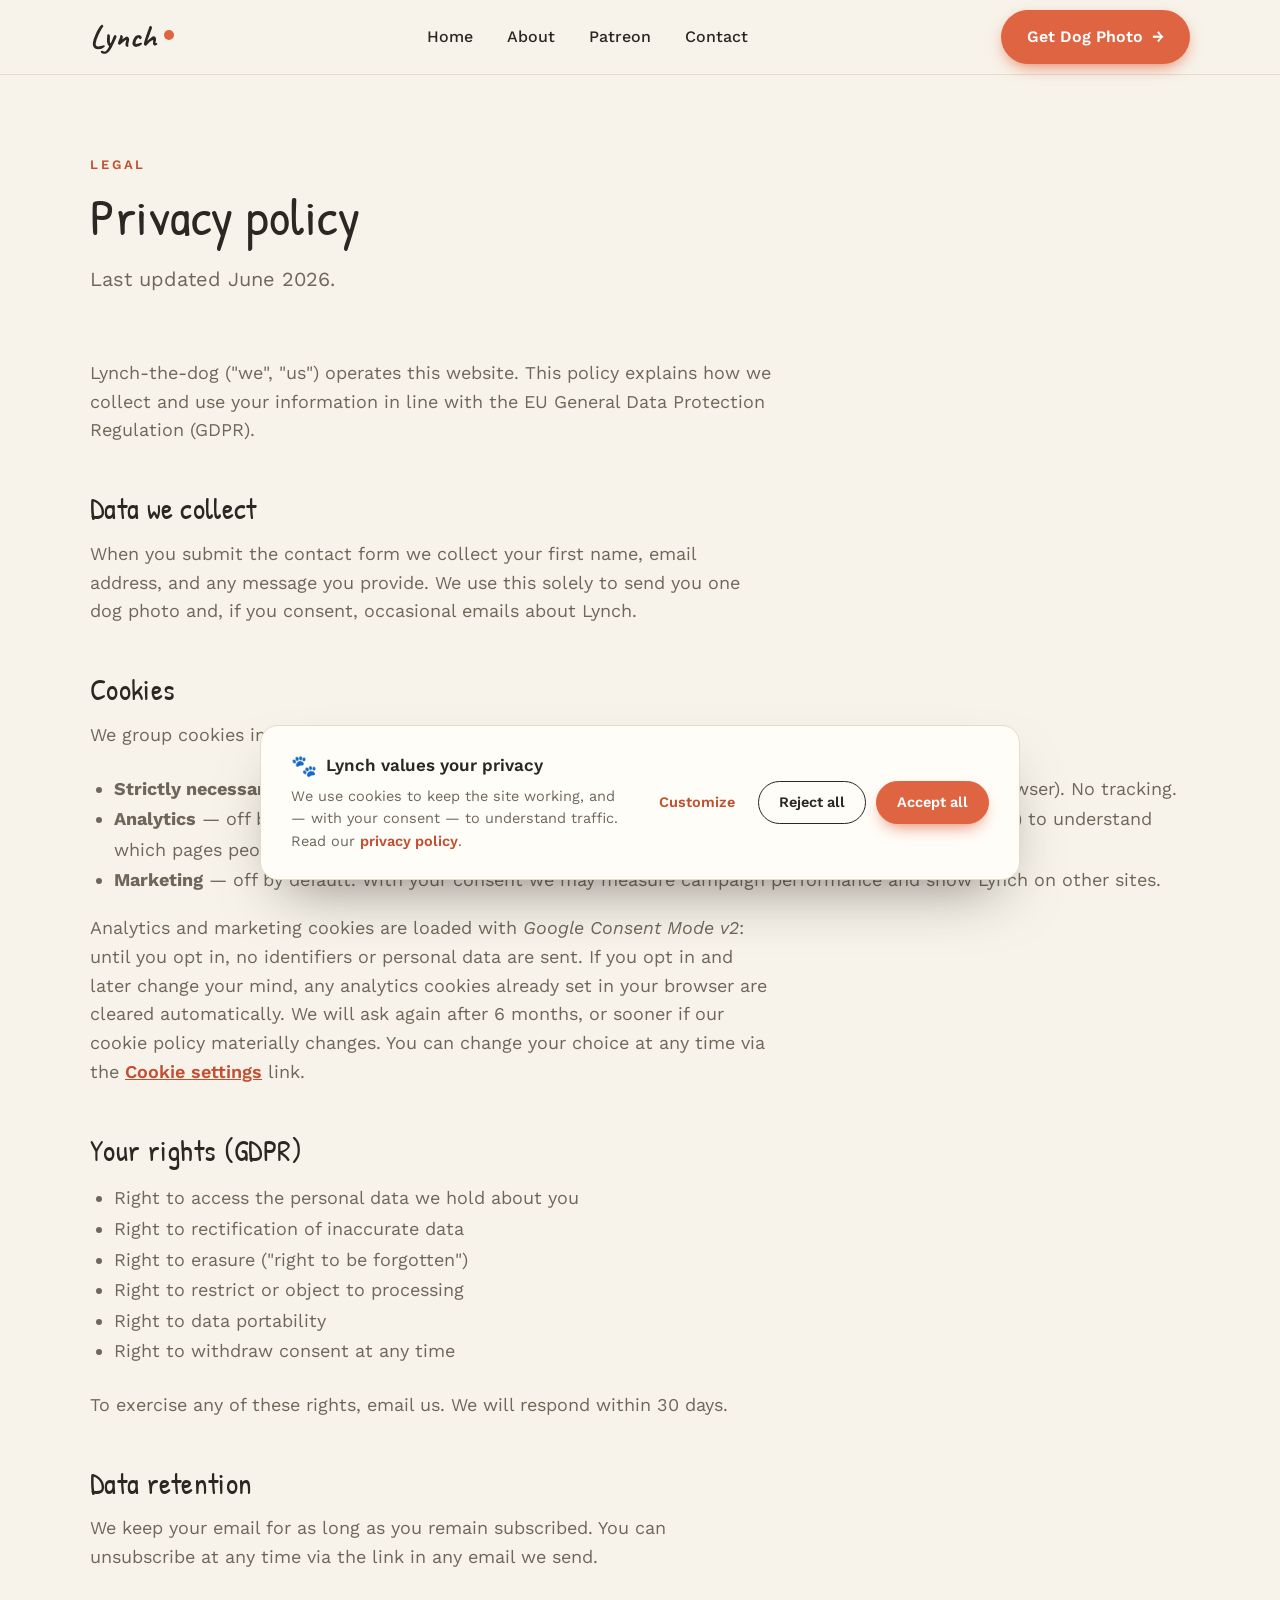
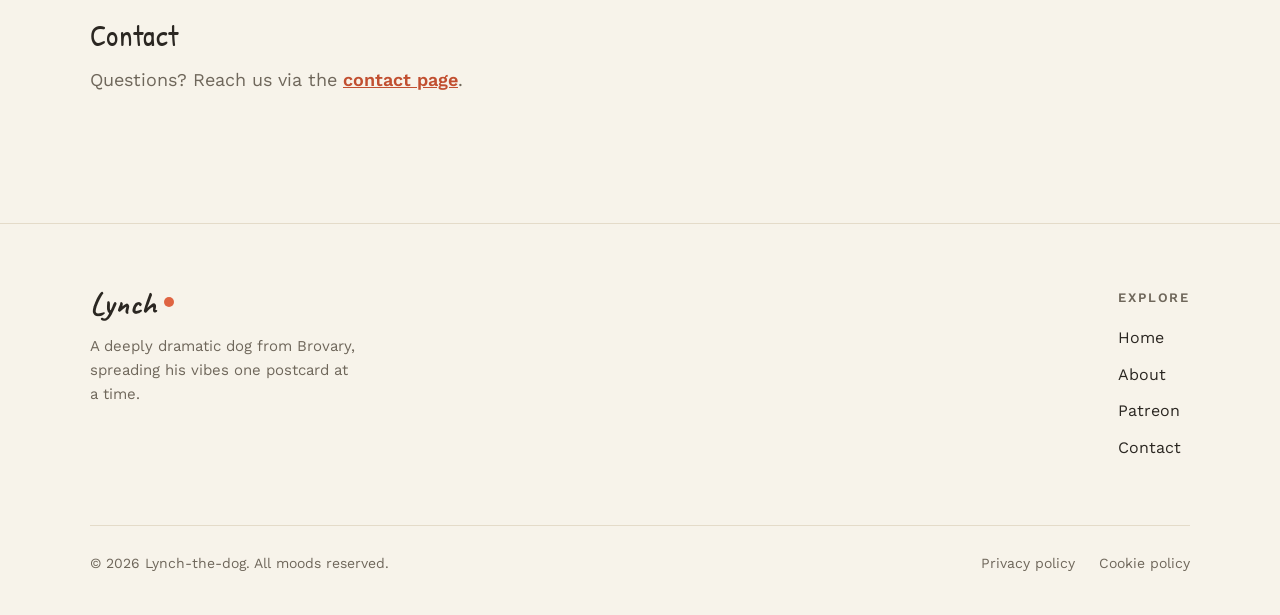
<file: privacy.html>
<!DOCTYPE html>
<html lang="en">
<head>
<meta charset="UTF-8" />
<meta name="viewport" content="width=device-width, initial-scale=1.0" />
<!-- Google Consent Mode v2 — default-deny until the user chooses via the cookie banner. -->
<script>
  window.dataLayer = window.dataLayer || [];
  function gtag(){ dataLayer.push(arguments); }
  gtag('consent', 'default', {
    ad_storage: 'denied',
    ad_user_data: 'denied',
    ad_personalization: 'denied',
    analytics_storage: 'denied',
    functionality_storage: 'granted',
    security_storage: 'granted',
    wait_for_update: 500
  });
</script>
<!-- TODO(marketing): paste GTM container snippet below once provisioned. It will inherit the default-denied state set above; user choices flow through js/consent.js → gtag('consent','update',...). -->
<!--
<script>(function(w,d,s,l,i){w[l]=w[l]||[];w[l].push({'gtm.start':new Date().getTime(),event:'gtm.js'});var f=d.getElementsByTagName(s)[0],j=d.createElement(s),dl=l!='dataLayer'?'&l='+l:'';j.async=true;j.src='https://www.googletagmanager.com/gtm.js?id='+i+dl;f.parentNode.insertBefore(j,f);})(window,document,'script','dataLayer','GTM-XXXXXXX');</script>
-->
<title>Privacy policy — Lynch</title>
<link rel="preconnect" href="https://fonts.googleapis.com" />
<link rel="preconnect" href="https://fonts.gstatic.com" crossorigin />
<link href="https://fonts.googleapis.com/css2?family=Caveat:wght@500;600;700&family=Patrick+Hand&family=Work+Sans:ital,wght@0,300;0,400;0,500;0,600;0,700;1,400&display=swap" rel="stylesheet" />
<link rel="stylesheet" href="css/styles.css" />
</head>
<body>

<header>
  <div class="wrap nav">
    <a href="index.html" class="logo">Lynch<span class="dot"></span></a>
    <nav class="nav-links" aria-label="Primary">
      <a href="index.html">Home</a>
      <a href="about.html">About</a>
      <a href="patreon.html">Patreon</a>
      <a href="contact.html">Contact</a>
    </nav>
    <div class="nav-cta">
      <a href="contact.html" class="btn btn-primary">Get Dog Photo<span class="arr">→</span></a>
    </div>
  </div>
</header>

<main>
  <section class="page-hero">
    <div class="wrap">
      <div class="eyebrow">LEGAL</div>
      <h1 class="display" style="font-size:52px;margin-top:14px;">Privacy policy</h1>
      <p class="sub">Last updated June 2026.</p>
    </div>
  </section>

  <section class="page-body">
    <div class="wrap">
      <p>Lynch-the-dog ("we", "us") operates this website. This policy explains how we collect and use your information in line with the EU General Data Protection Regulation (GDPR).</p>

      <h2 class="display" style="font-size:30px;margin:48px 0 16px;">Data we collect</h2>
      <p>When you submit the contact form we collect your first name, email address, and any message you provide. We use this solely to send you one dog photo and, if you consent, occasional emails about Lynch.</p>

      <h2 class="display" style="font-size:30px;margin:48px 0 16px;">Cookies</h2>
      <p>We group cookies into three categories:</p>
      <ul>
        <li><strong>Strictly necessary</strong> — always on. Used only to remember your privacy choice (stored locally in your browser). No tracking.</li>
        <li><strong>Analytics</strong> — off by default. With your consent we use Google Analytics (loaded via Google Tag Manager) to understand which pages people enjoy. We may also use Mixpanel for product analytics.</li>
        <li><strong>Marketing</strong> — off by default. With your consent we may measure campaign performance and show Lynch on other sites.</li>
      </ul>
      <p>Analytics and marketing cookies are loaded with <em>Google Consent Mode v2</em>: until you opt in, no identifiers or personal data are sent. If you opt in and later change your mind, any analytics cookies already set in your browser are cleared automatically. We will ask again after 6 months, or sooner if our cookie policy materially changes. You can change your choice at any time via the <a href="#" data-cookie-settings style="color:var(--accent-deep);font-weight:600;">Cookie settings</a> link.</p>

      <h2 class="display" style="font-size:30px;margin:48px 0 16px;">Your rights (GDPR)</h2>
      <ul>
        <li>Right to access the personal data we hold about you</li>
        <li>Right to rectification of inaccurate data</li>
        <li>Right to erasure ("right to be forgotten")</li>
        <li>Right to restrict or object to processing</li>
        <li>Right to data portability</li>
        <li>Right to withdraw consent at any time</li>
      </ul>
      <p style="margin-top:24px;">To exercise any of these rights, email us. We will respond within 30 days.</p>

      <h2 class="display" style="font-size:30px;margin:48px 0 16px;">Data retention</h2>
      <p>We keep your email for as long as you remain subscribed. You can unsubscribe at any time via the link in any email we send.</p>

      <h2 class="display" style="font-size:30px;margin:48px 0 16px;">Contact</h2>
      <p>Questions? Reach us via the <a href="contact.html" style="color:var(--accent-deep);font-weight:600;">contact page</a>.</p>
    </div>
  </section>
</main>

<footer>
  <div class="wrap">
    <div class="foot-top">
      <div>
        <a href="index.html" class="logo">Lynch<span class="dot"></span></a>
        <p class="foot-blurb">A deeply dramatic dog from Brovary, spreading his vibes one postcard at a time.</p>
      </div>
      <div class="foot-cols">
        <div class="foot-col">
          <h5>Explore</h5>
          <a href="index.html">Home</a>
          <a href="about.html">About</a>
          <a href="patreon.html">Patreon</a>
          <a href="contact.html">Contact</a>
        </div>
      </div>
    </div>
    <div class="foot-bottom">
      <span>© 2026 Lynch-the-dog. All moods reserved.</span>
      <div class="legal">
        <a href="privacy.html" aria-current="page">Privacy policy</a>
        <a href="#" data-cookie-settings>Cookie policy</a>
      </div>
    </div>
  </div>
</footer>

<div class="cookie-wrap hidden" id="cookieWrap" role="dialog" aria-live="polite" aria-label="Cookie consent">
  <div class="cookie" id="cookieCard">
    <div class="ck-text">
      <h4><span class="paw">🐾</span> Lynch values your privacy</h4>
      <p>We use cookies to keep the site working, and — with your consent — to understand traffic. Read our <a href="privacy.html">privacy policy</a>.</p>
    </div>
    <div class="ck-actions">
      <button class="ck-btn ghost" id="ckCustomize">Customize</button>
      <button class="ck-btn" id="ckReject">Reject all</button>
      <button class="ck-btn accept" id="ckAccept">Accept all</button>
    </div>
    <div class="ck-prefs" id="ckPrefs">
      <div class="ck-row">
        <div class="info"><h5>Strictly necessary</h5><p>Required for the site to function. Always on.</p></div>
        <button class="ck-toggle" role="switch" aria-checked="true" disabled aria-label="Strictly necessary cookies, always on"></button>
      </div>
      <div class="ck-row">
        <div class="info"><h5>Analytics</h5><p>Anonymous stats. Off until you allow it.</p></div>
        <button class="ck-toggle" role="switch" aria-checked="false" data-cat="analytics" aria-label="Analytics cookies"></button>
      </div>
      <div class="ck-row">
        <div class="info"><h5>Marketing</h5><p>Lets us show Lynch across other sites. Off until you allow it.</p></div>
        <button class="ck-toggle" role="switch" aria-checked="false" data-cat="marketing" aria-label="Marketing cookies"></button>
      </div>
      <div class="ck-prefs-foot">
        <button class="ck-btn" id="ckSave">Save my choices</button>
      </div>
    </div>
  </div>
</div>

<script src="js/consent.js" defer></script>
</body>
</html>
</file>
<file: css/styles.css>
/* ---------------------------------------------------------
   Lynch — shared stylesheet
   --------------------------------------------------------- */

:root {
  --paper: #f7f3ea;
  --paper-2: #efe7d7;
  --card: #fffdf8;
  --ink: #2b2722;
  --ink-soft: #6f675b;
  --line: #e4dbc9;
  --accent: #df6442;
  --accent-deep: #c14f30;
  --accent-soft: #f7ddd2;
  --display: "Patrick Hand", ui-rounded, system-ui, sans-serif;
  --hand: "Caveat", cursive;
  --body: "Work Sans", system-ui, -apple-system, sans-serif;
  --maxw: 1180px;
}

* { box-sizing: border-box; }
html { scroll-behavior: smooth; }

body {
  margin: 0;
  background: var(--paper);
  color: var(--ink);
  font-family: var(--body);
  font-size: 18px;
  line-height: 1.6;
  font-weight: 400;
  -webkit-font-smoothing: antialiased;
  text-rendering: optimizeLegibility;
}

img { display: block; max-width: 100%; }
a { color: inherit; }
h1, h2, h3, h4 { margin: 0; font-weight: 400; }

.display { font-family: var(--display); font-weight: 400; line-height: 1.02; letter-spacing: .01em; }
.hand { font-family: var(--hand); font-weight: 600; }
.wrap { max-width: var(--maxw); margin: 0 auto; padding: 0 40px; }
.eyebrow {
  font-family: var(--body); font-size: 13px; font-weight: 600;
  letter-spacing: .22em; text-transform: uppercase; color: var(--accent-deep);
}
.muted { color: var(--ink-soft); }

/* ---------- Buttons ---------- */
.btn {
  font-family: var(--body); font-weight: 600; font-size: 16px;
  cursor: pointer; border: none; display: inline-flex; align-items: center;
  gap: 9px; padding: 14px 26px; border-radius: 40px; text-decoration: none;
  transition: transform .12s ease, box-shadow .12s ease, background .12s;
}
.btn .arr { transition: transform .18s ease; }
.btn:hover .arr { transform: translateX(4px); }
.btn-primary { background: var(--accent); color: #fff; box-shadow: 0 6px 18px -6px var(--accent); }
.btn-primary:hover { background: var(--accent-deep); transform: translateY(-2px); box-shadow: 0 12px 26px -8px var(--accent); }
.btn-ghost { background: transparent; color: var(--ink); border: 1.5px solid var(--ink); }
.btn-ghost:hover { background: var(--ink); color: var(--paper); transform: translateY(-2px); }
.btn-lg { font-size: 18px; padding: 17px 32px; }

/* ---------- Header ---------- */
header {
  position: sticky; top: 0; z-index: 40;
  background: color-mix(in srgb, var(--paper) 88%, transparent);
  backdrop-filter: blur(10px);
  border-bottom: 1px solid var(--line);
}
.nav { display: flex; align-items: center; justify-content: space-between; height: 74px; }
.logo {
  font-family: var(--hand); font-weight: 700; font-size: 32px;
  display: flex; align-items: center; gap: 8px; line-height: 1;
  text-decoration: none; color: var(--ink);
}
.logo .dot { width: 10px; height: 10px; border-radius: 50%; background: var(--accent); margin-bottom: 4px; }
.nav-links { display: flex; align-items: center; gap: 34px; }
.nav-links a {
  text-decoration: none; font-size: 16px; font-weight: 500;
  color: var(--ink); position: relative;
}
.nav-links a::after {
  content: ""; position: absolute; left: 0; bottom: -5px;
  width: 0; height: 2px; background: var(--accent); transition: width .2s;
}
.nav-links a:hover::after,
.nav-links a[aria-current="page"]::after { width: 100%; }
.nav-cta { display: flex; align-items: center; gap: 18px; }

/* ---------- Section frame ---------- */
section { padding: 104px 0; }
.sec-head { max-width: 760px; }
.sec-head.center { margin: 0 auto; text-align: center; }
.sec-head h2 { font-size: 48px; margin-top: 14px; }
.sec-head p { font-size: 19px; color: var(--ink-soft); margin: 18px 0 0; }

/* ---------- Hero ---------- */
.hero { display: grid; grid-template-columns: 1.02fr .98fr; min-height: calc(100vh - 74px); }
.hero-photo { position: relative; overflow: hidden; background: var(--paper-2); }
.hero-photo img { width: 100%; height: 100%; object-fit: cover; object-position: 50% 42%; }
.hero-copy { display: flex; flex-direction: column; justify-content: center; padding: 64px 64px 64px 70px; }
.hero-copy .eyebrow { margin-bottom: 22px; }
.hero h1 { font-size: 62px; }
.hero h1 .em { color: var(--accent); }
.hero .sub { font-size: 20px; color: var(--ink-soft); margin: 26px 0 36px; max-width: 30ch; }
.hero-actions { display: flex; align-items: center; gap: 18px; flex-wrap: wrap; }
.hero .tiny { font-size: 14px; color: var(--ink-soft); margin-top: 20px; display: flex; align-items: center; gap: 8px; }
.hero .tiny b { color: var(--ink); font-weight: 600; }

/* ---------- Intro ---------- */
.intro { background: var(--paper-2); }
.intro-grid { display: grid; grid-template-columns: 1fr 1fr; gap: 64px; align-items: center; }
.intro-photo { position: relative; }
.intro-photo img { width: 100%; height: 560px; object-fit: cover; object-position: 50% 40%; border-radius: 14px; }
.intro-photo .tag {
  position: absolute; top: -16px; left: -16px; background: var(--accent); color: #fff;
  font-family: var(--hand); font-size: 24px; font-weight: 600;
  padding: 8px 20px; border-radius: 30px; transform: rotate(-4deg);
  box-shadow: 0 10px 24px -10px var(--accent);
}
.intro h2 { font-size: 44px; }
.intro .lead { font-size: 19px; margin: 24px 0 0; }
.intro .lead .accent { color: var(--accent-deep); font-weight: 600; }
.intro-actions { display: flex; gap: 16px; flex-wrap: wrap; margin-top: 34px; }

/* ---------- Gallery ---------- */
.gallery .sec-head { margin-bottom: 46px; }
.mosaic { display: grid; grid-template-columns: repeat(4, 1fr); grid-auto-rows: 210px; gap: 18px; }
.tile { position: relative; overflow: hidden; border-radius: 14px; background: var(--paper-2); }
.tile img { width: 100%; height: 100%; object-fit: cover; transition: transform .5s ease; }
.tile:hover img { transform: scale(1.05); }
.tile .cap {
  position: absolute; left: 16px; bottom: 14px;
  font-family: var(--hand); font-size: 23px; font-weight: 600;
  color: #fff; text-shadow: 0 2px 12px rgba(0,0,0,.55); z-index: 2;
}
.tile::after {
  content: ""; position: absolute; inset: 0;
  background: linear-gradient(to top, rgba(0,0,0,.42), transparent 46%); z-index: 1;
}
.m-tall { grid-column: span 1; grid-row: span 2; }
.m-wide { grid-column: span 2; grid-row: span 2; }

/* ---------- Testimonials ---------- */
.testi { background: var(--ink); color: var(--paper); position: relative; overflow: hidden; }
.testi-sticker {
  position: absolute; right: 0; bottom: 0; height: 34%; width: auto; z-index: 1;
  pointer-events: none; filter: drop-shadow(-6px 10px 26px rgba(0,0,0,.55));
}
.testi .wrap { position: relative; z-index: 2; padding-right: 150px; }
.testi .sec-head h2 { color: var(--paper); }
.testi .sec-head { margin-bottom: 56px; }
.quotes { display: grid; grid-template-columns: repeat(3, 1fr); gap: 30px; }
.quote { border-top: 2px solid rgba(255,255,255,.18); padding-top: 26px; }
.quote .mark { font-family: var(--hand); font-size: 60px; line-height: .4; color: var(--accent); display: block; height: 34px; }
.quote .text { font-family: var(--hand); font-weight: 600; font-size: 34px; line-height: 1.12; margin: 8px 0 18px; }
.quote .who { font-size: 14px; font-weight: 500; letter-spacing: .04em; color: #b3aa9b; text-transform: uppercase; }

/* ---------- Signup ---------- */
.signup { background: var(--accent-soft); }
.signup-grid { display: grid; grid-template-columns: .92fr 1.08fr; gap: 60px; align-items: center; }
.signup .eyebrow { margin-bottom: 16px; }
.signup h3 { font-size: 46px; }
.signup .sub { font-size: 19px; color: var(--ink-soft); margin: 18px 0 0; max-width: 34ch; }
.signup .guarantee {
  display: flex; align-items: center; gap: 16px; margin-top: 30px;
  background: var(--card); border: 1.5px solid var(--accent-soft); border-radius: 16px;
  padding: 18px 22px; box-shadow: 0 18px 40px -28px rgba(60,40,30,.5); max-width: 420px;
}
.signup .guarantee .pill {
  flex: none; background: #fff; font-size: 52px; line-height: 1;
  width: 60px; height: 60px; border-radius: 14px;
  display: flex; align-items: center; justify-content: center; text-align: center;
}
.signup .guarantee .g-text { display: flex; flex-direction: column; gap: 2px; }
.signup .guarantee .g-text b { font-size: 16px; font-weight: 600; color: var(--ink); }
.signup .guarantee .g-text span { font-size: 15px; color: var(--ink-soft); line-height: 1.4; }
.form-card { background: var(--card); border-radius: 20px; padding: 38px; box-shadow: 0 30px 60px -30px rgba(60,40,30,.4); }
.field { margin-bottom: 18px; }
.field label { display: block; font-size: 13px; font-weight: 600; letter-spacing: .06em; text-transform: uppercase; color: var(--ink-soft); margin-bottom: 7px; }
.field input, .field textarea {
  width: 100%; font-family: var(--body); font-size: 16px; color: var(--ink);
  background: var(--paper); border: 1.5px solid var(--line); border-radius: 12px;
  padding: 13px 15px; outline: none; transition: .15s;
}
.field input:focus, .field textarea:focus { border-color: var(--accent); background: #fff; box-shadow: 0 0 0 4px var(--accent-soft); }
.field textarea { resize: vertical; min-height: 78px; }
.row2 { display: grid; grid-template-columns: 1fr 1fr; gap: 16px; }
.gdpr { display: flex; gap: 11px; align-items: flex-start; font-size: 14px; color: var(--ink-soft); margin: 4px 0 22px; line-height: 1.45; }
.gdpr input { margin-top: 3px; width: 17px; height: 17px; accent-color: var(--accent); flex: none; }
.gdpr a { color: var(--accent-deep); font-weight: 600; }
.form-card .btn-primary { width: 100%; justify-content: center; }

/* ---------- Multi-step form ---------- */
.form-step[hidden] { display: none; }
.field-label {
  display: block; font-size: 13px; font-weight: 600; letter-spacing: .06em;
  text-transform: uppercase; color: var(--ink-soft); margin-bottom: 9px;
}
.radio-row {
  display: flex; flex-direction: row; flex-wrap: nowrap;
  gap: 10px; align-items: center;
}
.radio-pill {
  display: inline-flex; flex: 0 0 auto; position: relative; cursor: pointer;
}
.radio-pill input {
  position: absolute; opacity: 0; pointer-events: none;
  width: 1px; height: 1px;
}
.radio-pill span {
  display: inline-flex; align-items: center; justify-content: center;
  min-width: 78px; padding: 11px 20px; border-radius: 30px;
  background: var(--paper); border: 1.5px solid var(--line);
  font-size: 15px; font-weight: 500; color: var(--ink);
  transition: .15s; white-space: nowrap;
}
.radio-pill:hover span { border-color: var(--accent); }
.radio-pill input:checked + span {
  background: var(--accent); border-color: var(--accent); color: #fff;
  box-shadow: 0 6px 16px -8px var(--accent);
}
.radio-pill input:focus-visible + span { box-shadow: 0 0 0 4px var(--accent-soft); }
.field-error { color: var(--accent-deep); font-size: 13px; margin: 6px 0 0; font-weight: 500; }
.field-error[hidden] { display: none; }
.step-actions { display: flex; gap: 12px; align-items: center; margin-top: 4px; }
.step-actions .btn-ghost { padding: 14px 22px; }
.step-actions .btn-primary { flex: 1; justify-content: center; }
.legal-line {
  font-size: 13px; color: var(--ink-soft); line-height: 1.5;
  margin: 4px 0 22px;
}
.legal-line a { color: var(--accent-deep); font-weight: 600; }
.form-fail { text-align: center; padding: 8px 4px 4px; }
.form-fail .fail-copy {
  font-size: 18px; color: var(--ink); line-height: 1.5;
  margin: 0 0 26px; max-width: 38ch; margin-left: auto; margin-right: auto;
}
.form-fail .btn { width: 100%; justify-content: center; }

/* ---------- Photo modal ---------- */
.photo-modal {
  position: fixed; inset: 0; z-index: 100;
  background: rgba(18, 14, 10, 0.82);
  display: flex; align-items: center; justify-content: center;
  padding: 20px; animation: photoModalIn .25s ease;
}
.photo-modal[hidden] { display: none; }
.photo-modal .confetti {
  position: absolute; inset: 0; width: 100%; height: 100%;
  pointer-events: none; z-index: 2;
}
.photo-modal-img {
  max-width: 90vw; max-height: 90vh; width: auto; height: auto;
  object-fit: contain; border-radius: 18px;
  box-shadow: 0 30px 80px -20px rgba(0,0,0,.7);
  position: relative; z-index: 1;
  animation: photoModalPop .4s cubic-bezier(.2,.7,.2,1.2);
}
.photo-modal-close {
  position: absolute; top: 22px; right: 24px; z-index: 3;
  width: 44px; height: 44px; border-radius: 50%;
  background: #fff; color: var(--ink); border: none;
  font-size: 28px; font-weight: 400; line-height: 1;
  cursor: pointer; display: flex; align-items: center; justify-content: center;
  box-shadow: 0 8px 22px -8px rgba(0,0,0,.5);
  transition: transform .14s, background .14s;
}
.photo-modal-close:hover { transform: scale(1.07); background: var(--paper); }
@keyframes photoModalIn { from { opacity: 0; } to { opacity: 1; } }
@keyframes photoModalPop {
  from { opacity: 0; transform: scale(.7); }
  to { opacity: 1; transform: scale(1); }
}
.photo-confirm {
  position: absolute; inset: 0; z-index: 4;
  background: rgba(18, 14, 10, 0.55);
  display: flex; align-items: center; justify-content: center;
  padding: 20px; animation: photoModalIn .15s ease;
}
.photo-confirm[hidden] { display: none; }
.photo-confirm-box {
  background: var(--card); border-radius: 16px; padding: 26px 26px 22px;
  max-width: 360px; width: 100%; text-align: center;
  box-shadow: 0 24px 60px -20px rgba(0,0,0,.55);
  animation: photoModalPop .22s cubic-bezier(.2,.7,.2,1.2);
}
.photo-confirm-box p {
  margin: 0 0 20px; color: var(--ink); font-size: 16px; line-height: 1.5;
}
.photo-confirm-actions {
  display: flex; gap: 10px; justify-content: center;
}
.photo-confirm-actions .btn { padding: 12px 26px; font-size: 15px; }

/* ---------- Patreon (cinematic full-bleed) ---------- */
.patreon-band {
  position: relative; border-radius: 20px; overflow: hidden;
  min-height: 540px; display: flex; align-items: flex-end; isolation: isolate;
}
.patreon-band img.patreon-bg {
  position: absolute; inset: 0; width: 100%; height: 100%;
  object-fit: cover; object-position: 50% 42%;
  z-index: -2; transition: transform 1.2s cubic-bezier(.2,.7,.2,1);
}
.patreon-band:hover img.patreon-bg { transform: scale(1.04); }
.patreon-band::before {
  content: ""; position: absolute; inset: 0; z-index: -1;
  background:
    linear-gradient(70deg, rgba(18,14,10,.86) 0%, rgba(18,14,10,.55) 34%, rgba(18,14,10,.05) 62%, transparent 80%),
    linear-gradient(0deg, rgba(18,14,10,.5) 0%, transparent 42%);
}
.patreon-band::after {
  content: ""; position: absolute; inset: 16px; z-index: 1;
  pointer-events: none; border: 1px solid rgba(255,255,255,.22); border-radius: 10px;
}
.patreon-body { position: relative; z-index: 2; padding: 60px 64px; max-width: 600px; }
.patreon-label {
  display: flex; align-items: center; gap: 14px; font-family: var(--body); font-weight: 600;
  font-size: 12px; letter-spacing: .30em; text-transform: uppercase;
  color: rgba(255,255,255,.72); margin-bottom: 26px;
}
.patreon-label::before { content: ""; width: 34px; height: 1px; background: rgba(255,255,255,.6); }
.patreon-body h3 {
  font-family: var(--body); font-weight: 300; color: #fff;
  font-size: 48px; line-height: 1.08; letter-spacing: -.025em;
  max-width: 15ch; margin: 0; text-wrap: balance;
}
.patreon-body h3 b { font-weight: 600; }
.btn-patron {
  font-family: var(--body); font-weight: 600; font-size: 15px; cursor: pointer;
  text-decoration: none; display: inline-flex; align-items: center; gap: 10px;
  margin-top: 38px; background: #fff; color: #171310; padding: 16px 30px;
  border-radius: 8px; box-shadow: 0 16px 34px -18px rgba(0,0,0,.8);
  transition: transform .14s ease, box-shadow .14s ease, background .14s;
}
.btn-patron .arr { transition: transform .18s ease; }
.btn-patron:hover { transform: translateY(-2px); background: #f3ece0; box-shadow: 0 22px 42px -18px rgba(0,0,0,.9); }
.btn-patron:hover .arr { transform: translateX(4px); }

/* ---------- Footer ---------- */
footer { padding: 64px 0 40px; border-top: 1px solid var(--line); }
.foot-top { display: flex; justify-content: space-between; align-items: flex-start; gap: 40px; flex-wrap: wrap; }
.foot-blurb { max-width: 30ch; color: var(--ink-soft); font-size: 15px; margin-top: 14px; }
.foot-cols { display: flex; gap: 70px; flex-wrap: wrap; }
.foot-col h5 { font-size: 13px; letter-spacing: .14em; text-transform: uppercase; color: var(--ink-soft); margin: 0 0 16px; font-weight: 600; }
.foot-col a { display: block; text-decoration: none; font-size: 16px; margin-bottom: 11px; color: var(--ink); }
.foot-col a:hover { color: var(--accent-deep); }
.foot-bottom {
  display: flex; justify-content: space-between; align-items: center;
  gap: 20px; flex-wrap: wrap; margin-top: 54px; padding-top: 26px;
  border-top: 1px solid var(--line); font-size: 14px; color: var(--ink-soft);
}
.foot-bottom .legal { display: flex; gap: 24px; }
.foot-bottom .legal a { color: var(--ink-soft); text-decoration: none; }
.foot-bottom .legal a:hover { color: var(--accent-deep); text-decoration: underline; }

/* ---------- Interior pages ---------- */
.page-hero { padding: 80px 0 64px; }
.page-hero h1 { font-size: 58px; margin-top: 14px; }
.page-hero .sub { font-size: 20px; color: var(--ink-soft); margin: 20px 0 0; max-width: 44ch; }
.page-body { padding: 0 0 104px; }
.page-body p { font-size: 18px; color: var(--ink-soft); margin: 0 0 24px; max-width: 62ch; }
.page-body h2 { font-size: 30px; margin: 48px 0 16px; }
.page-body ul { padding-left: 24px; color: var(--ink-soft); font-size: 18px; line-height: 1.7; }

/* ---------- Cookie consent ---------- */
.cookie-wrap {
  position: fixed; left: 0; right: 0; bottom: 0; z-index: 80;
  display: flex; justify-content: center; padding: 20px; pointer-events: none;
}
.cookie-wrap.hidden { display: none; }
.cookie {
  pointer-events: auto; background: var(--card); border: 1px solid var(--line);
  border-radius: 18px; box-shadow: 0 28px 60px -24px rgba(43,39,34,.55);
  max-width: 760px; width: 100%; padding: 26px 30px;
  display: flex; gap: 26px; align-items: center; flex-wrap: wrap;
  animation: cookie-rise .4s cubic-bezier(.2,.7,.2,1) both;
}
@keyframes cookie-rise { from { opacity: 0; transform: translateY(24px); } to { opacity: 1; transform: none; } }
.cookie .ck-text { flex: 1; min-width: 260px; }
.cookie .ck-text h4 {
  font-family: var(--body); font-weight: 600; font-size: 17px; color: var(--ink);
  margin: 0 0 6px; display: flex; align-items: center; gap: 9px;
}
.cookie .ck-text h4 .paw { font-family: var(--hand); font-weight: 700; color: var(--accent); font-size: 21px; line-height: 1; }
.cookie .ck-text p { margin: 0; font-size: 14.5px; line-height: 1.55; color: var(--ink-soft); }
.cookie .ck-text a { color: var(--accent-deep); font-weight: 600; text-decoration: none; }
.cookie .ck-text a:hover { text-decoration: underline; }
.cookie .ck-actions { display: flex; gap: 10px; align-items: center; flex-wrap: wrap; }
.ck-btn {
  font-family: var(--body); font-weight: 600; font-size: 14.5px; cursor: pointer;
  white-space: nowrap; padding: 12px 20px; border-radius: 30px;
  border: 1.5px solid var(--ink); background: transparent; color: var(--ink);
  transition: transform .12s ease, background .12s, color .12s, box-shadow .12s;
}
.ck-btn:hover { transform: translateY(-1px); }
.ck-btn.accept { background: var(--accent); border-color: var(--accent); color: #fff; box-shadow: 0 8px 18px -8px var(--accent); }
.ck-btn.accept:hover { background: var(--accent-deep); border-color: var(--accent-deep); }
.ck-btn.ghost { border-color: transparent; color: var(--accent-deep); padding: 12px 12px; }
.ck-btn.ghost:hover { text-decoration: underline; }
.ck-prefs { flex-basis: 100%; border-top: 1px solid var(--line); margin-top: 4px; padding-top: 18px; display: none; }
.cookie.show-prefs .ck-prefs { display: block; }
.ck-row { display: flex; align-items: flex-start; justify-content: space-between; gap: 18px; padding: 12px 0; border-bottom: 1px solid var(--line); }
.ck-row:last-of-type { border-bottom: none; }
.ck-row .info h5 { margin: 0 0 3px; font-family: var(--body); font-weight: 600; font-size: 15px; color: var(--ink); }
.ck-row .info p { margin: 0; font-size: 13.5px; color: var(--ink-soft); line-height: 1.5; max-width: 52ch; }
.ck-toggle {
  position: relative; flex: none; width: 46px; height: 26px; border-radius: 30px;
  border: none; cursor: pointer; background: #d7cdb9; transition: background .15s; margin-top: 2px;
}
.ck-toggle::after {
  content: ""; position: absolute; top: 3px; left: 3px; width: 20px; height: 20px;
  border-radius: 50%; background: #fff; box-shadow: 0 1px 3px rgba(0,0,0,.3); transition: left .15s;
}
.ck-toggle[aria-checked="true"] { background: var(--accent); }
.ck-toggle[aria-checked="true"]::after { left: 23px; }
.ck-toggle[disabled] { background: var(--accent); opacity: .5; cursor: not-allowed; }
.ck-prefs-foot { display: flex; justify-content: flex-end; gap: 10px; margin-top: 16px; flex-wrap: wrap; }

/* ---------- Responsive ---------- */
@media (max-width: 980px) {
  .hero { grid-template-columns: 1fr; }
  .hero-photo { height: 54vh; }
  .hero-copy { padding: 54px 40px; }
  .intro-grid, .signup-grid { grid-template-columns: 1fr; gap: 40px; }
  .intro-photo { order: -1; }
  .intro-photo img { height: 420px; }
  .quotes { grid-template-columns: 1fr; gap: 0; }
  .quote { padding: 26px 0; border-top: 2px solid rgba(255,255,255,.18); }
  .testi .wrap { padding-right: 40px; padding-bottom: 120px; }
  .testi-sticker { height: auto; width: 130px; }
  .mosaic { grid-template-columns: repeat(2, 1fr); grid-auto-rows: 180px; }
  .m-tall { grid-column: span 1; grid-row: span 2; }
  .m-wide { grid-column: span 2; grid-row: span 2; }
  .patreon-band { min-height: 520px; }
  .patreon-body { padding: 44px 40px; }
  .page-hero h1 { font-size: 42px; }
}
@media (max-width: 620px) {
  .wrap { padding: 0 22px; }
  section { padding: 72px 0; }
  .nav-links { display: none; }
  .hero h1 { font-size: 46px; }
  .sec-head h2, .intro h2, .signup h3 { font-size: 36px; }
  .patreon-body h3 { font-size: 34px; }
  .patreon-body { padding: 36px 26px; }
  .patreon-band::before { background: linear-gradient(0deg, rgba(18,14,10,.85) 0%, rgba(18,14,10,.4) 50%, rgba(18,14,10,.15) 100%); }
  .cookie { padding: 22px; gap: 16px; }
  .cookie .ck-actions { width: 100%; }
  .ck-btn { flex: 1; text-align: center; }
  .ck-btn.ghost { flex-basis: 100%; }
  .page-hero { padding: 56px 0 48px; }
  .page-hero h1 { font-size: 34px; }
}
</file>
